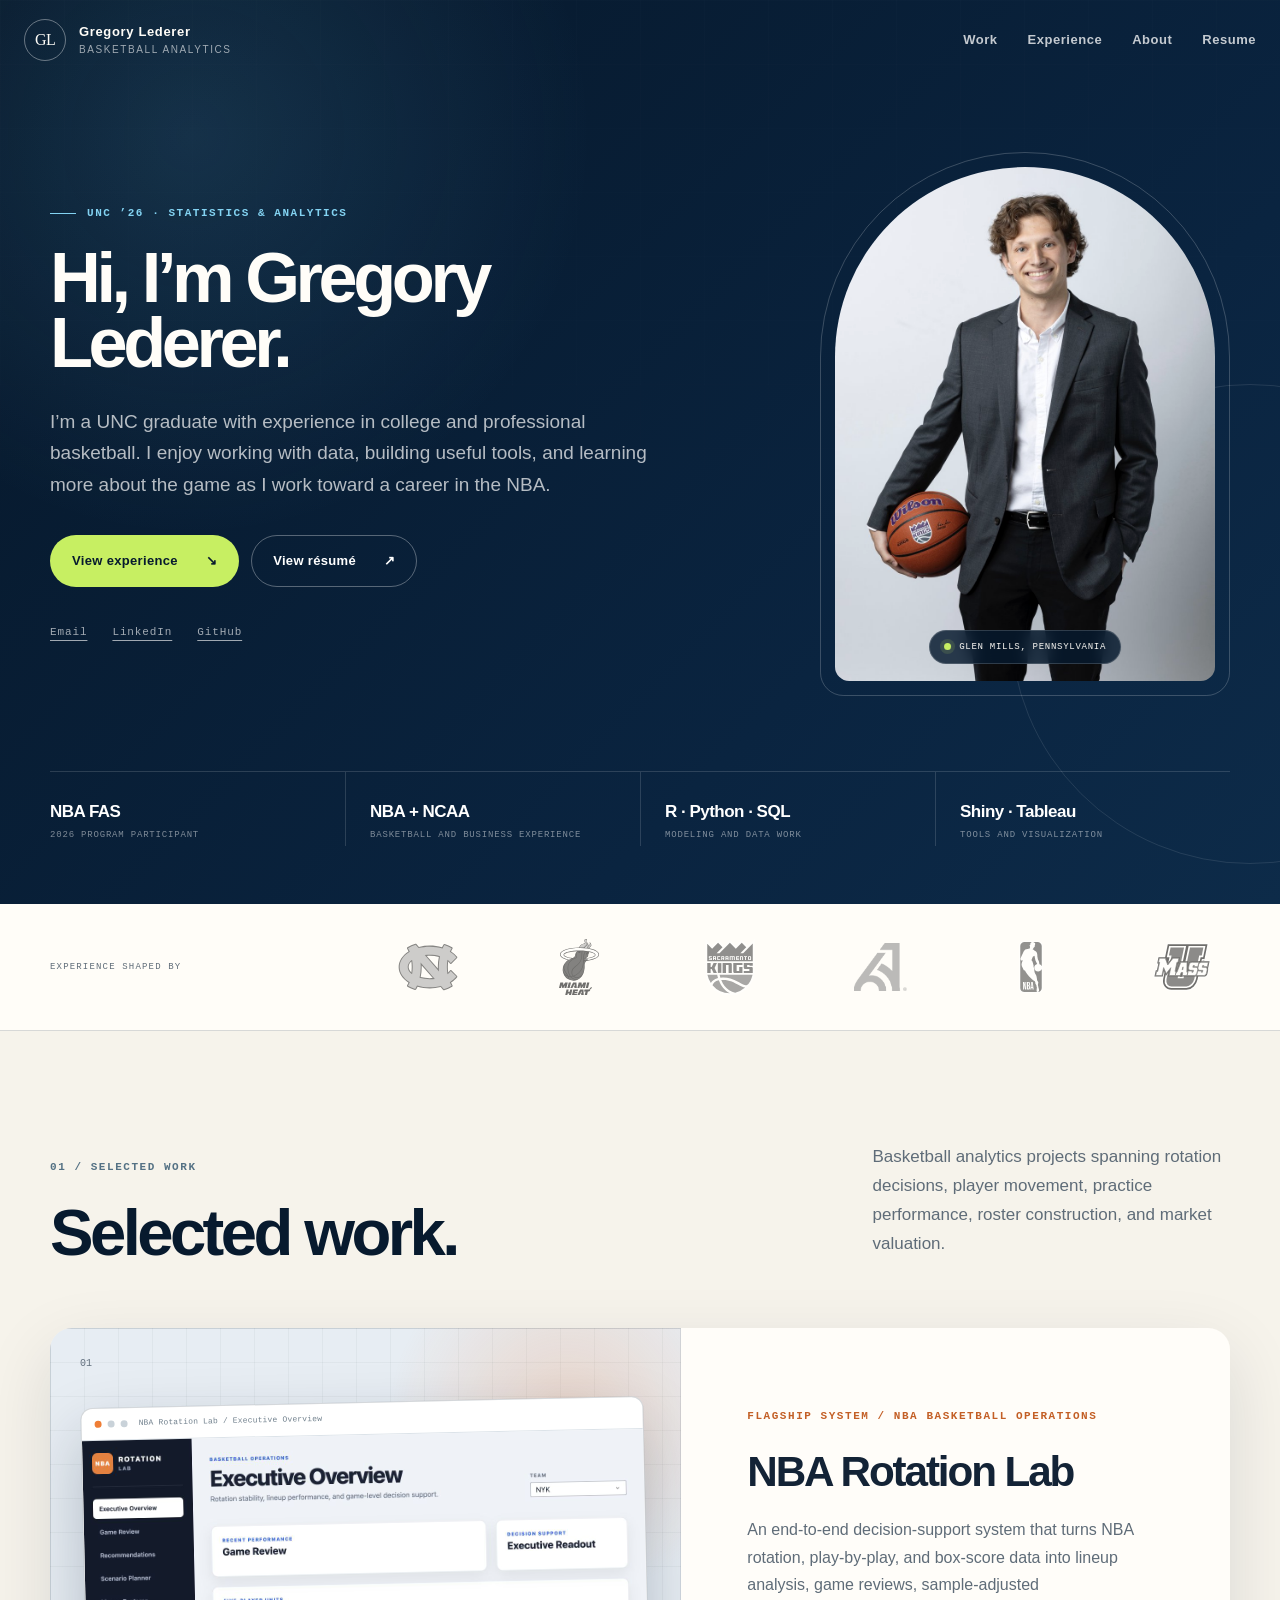
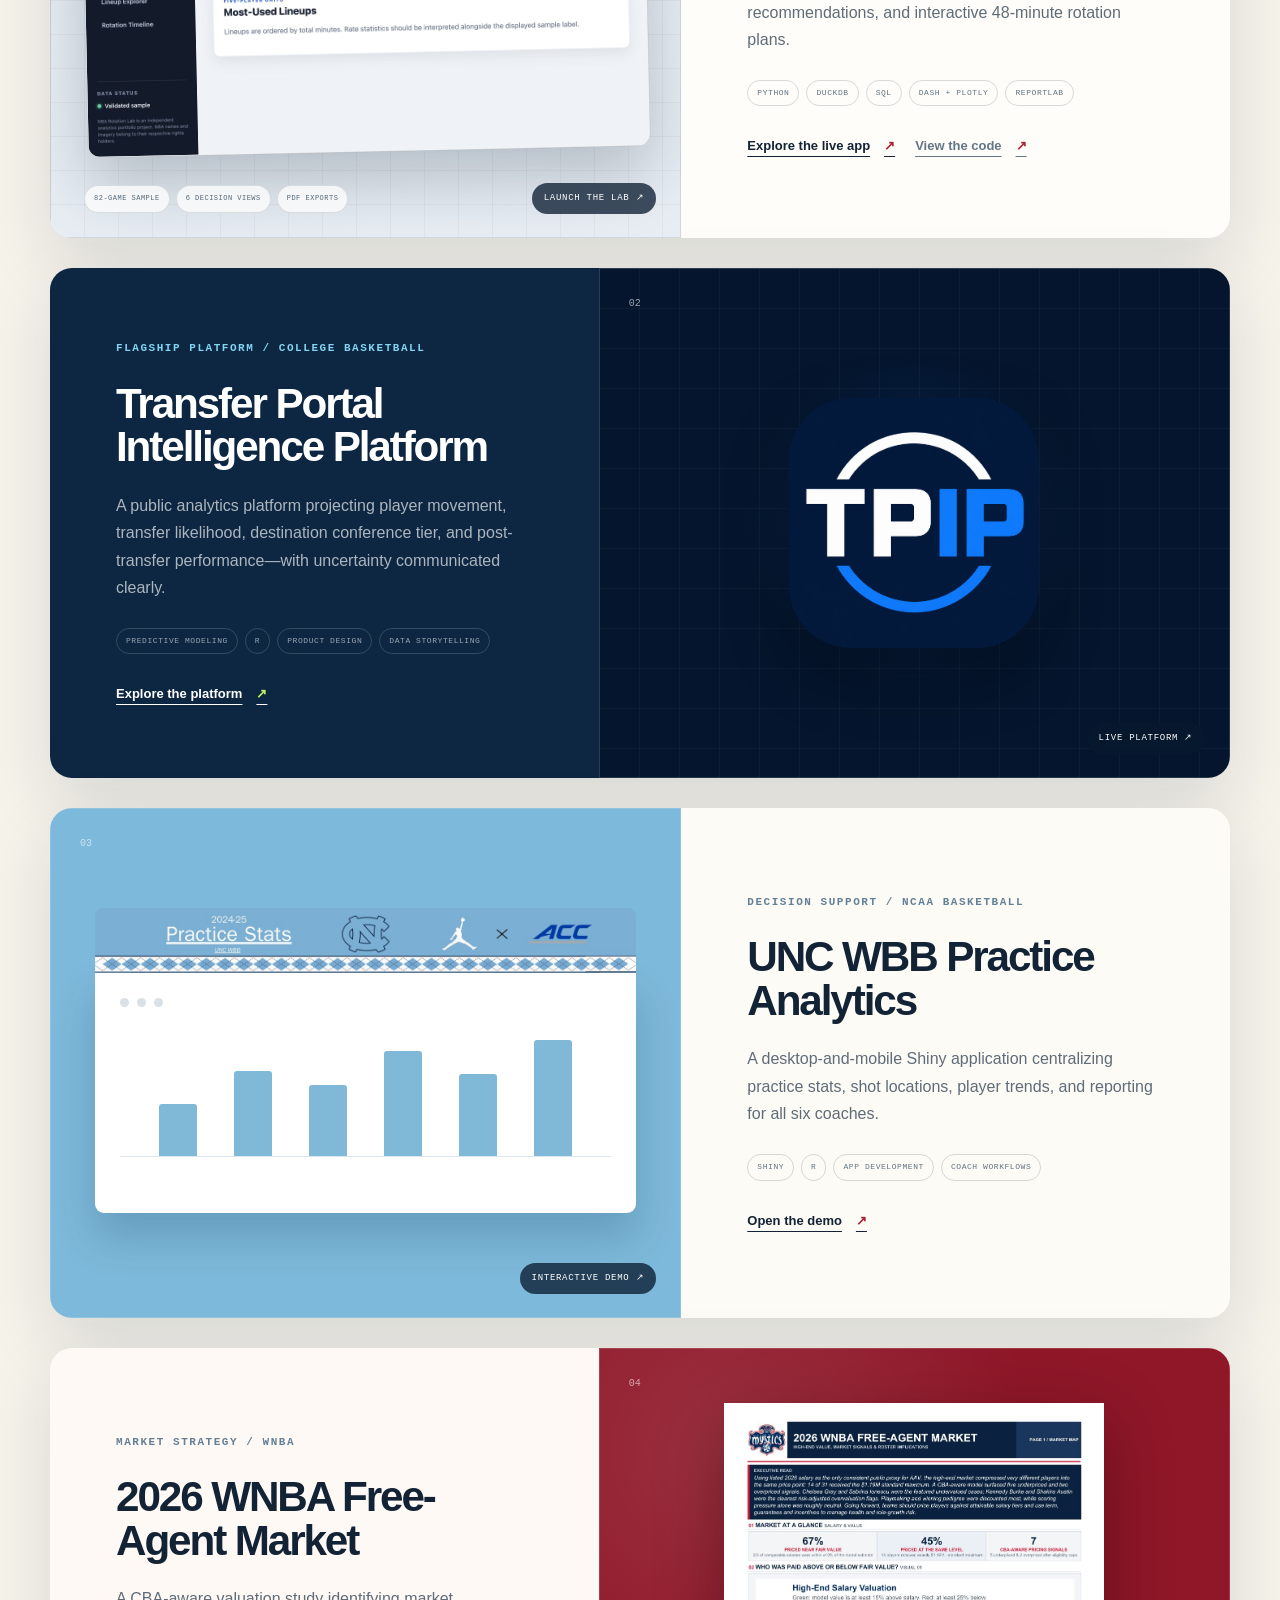
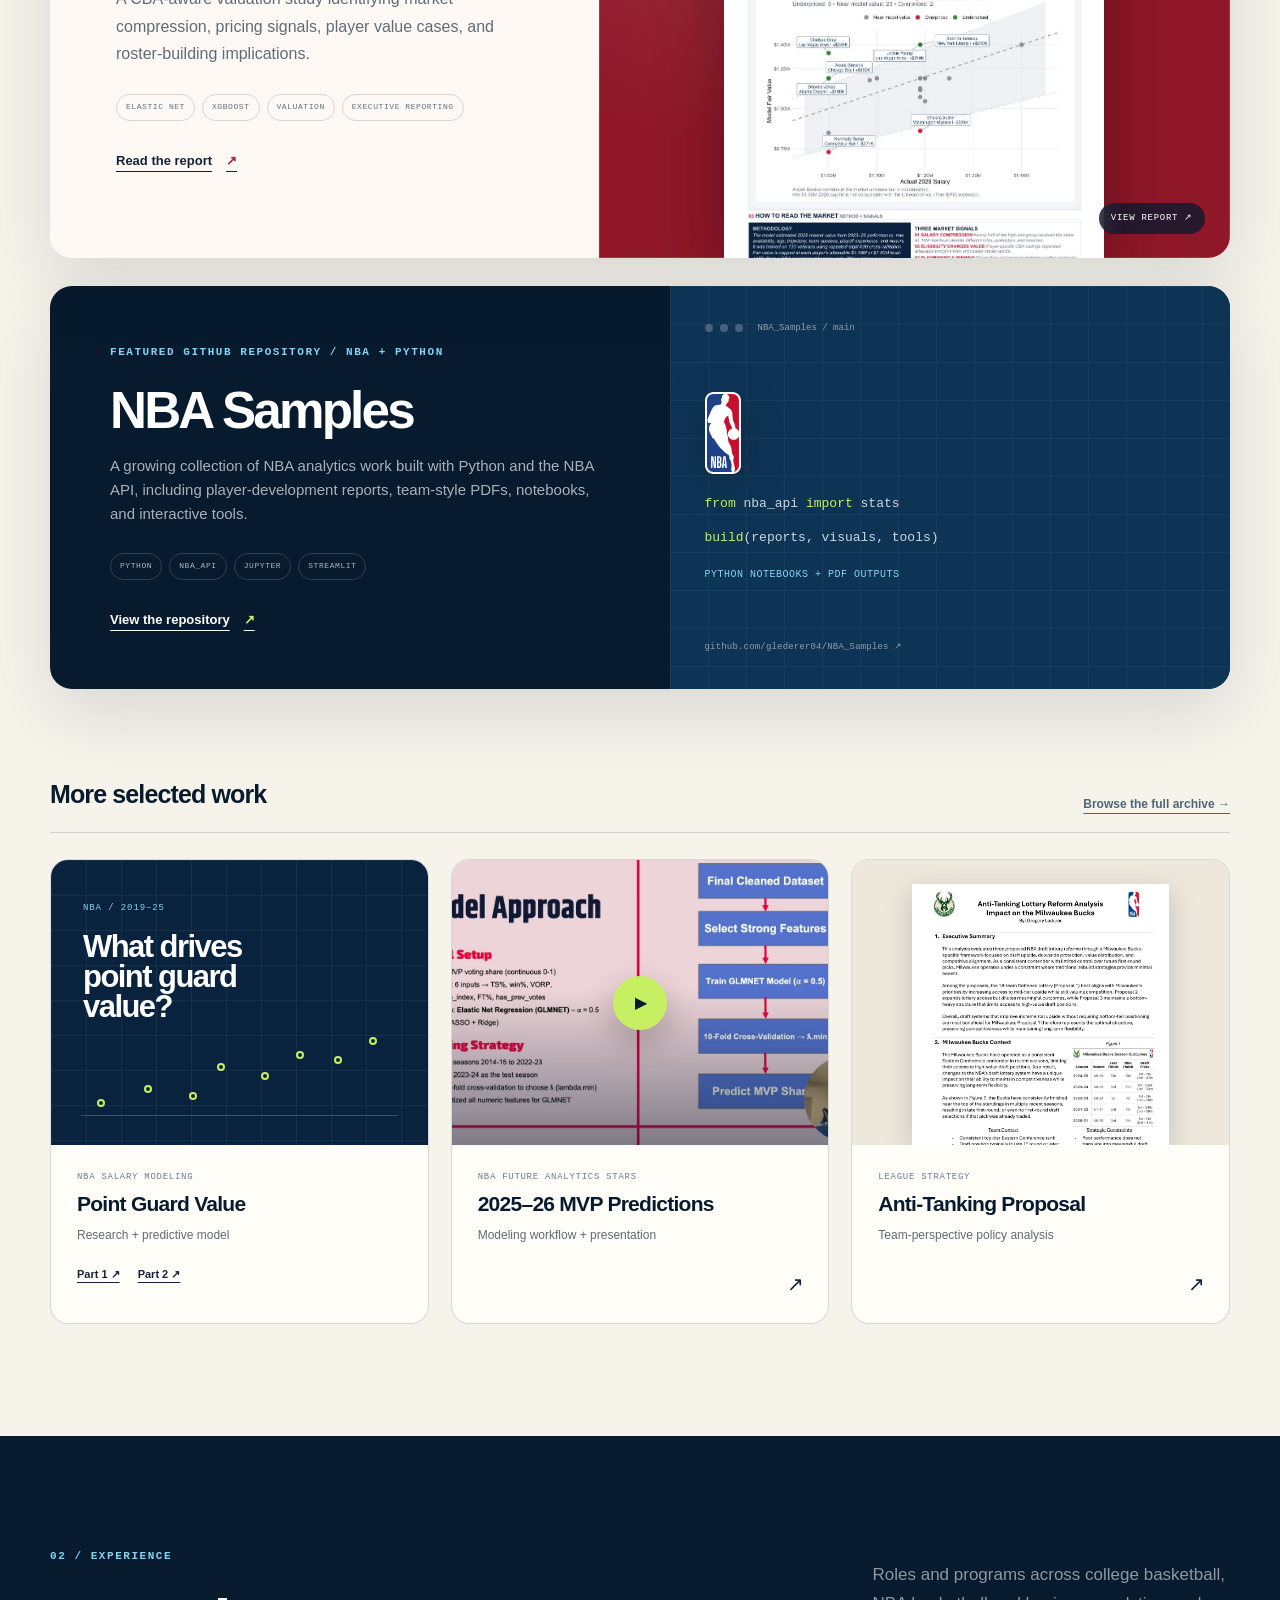
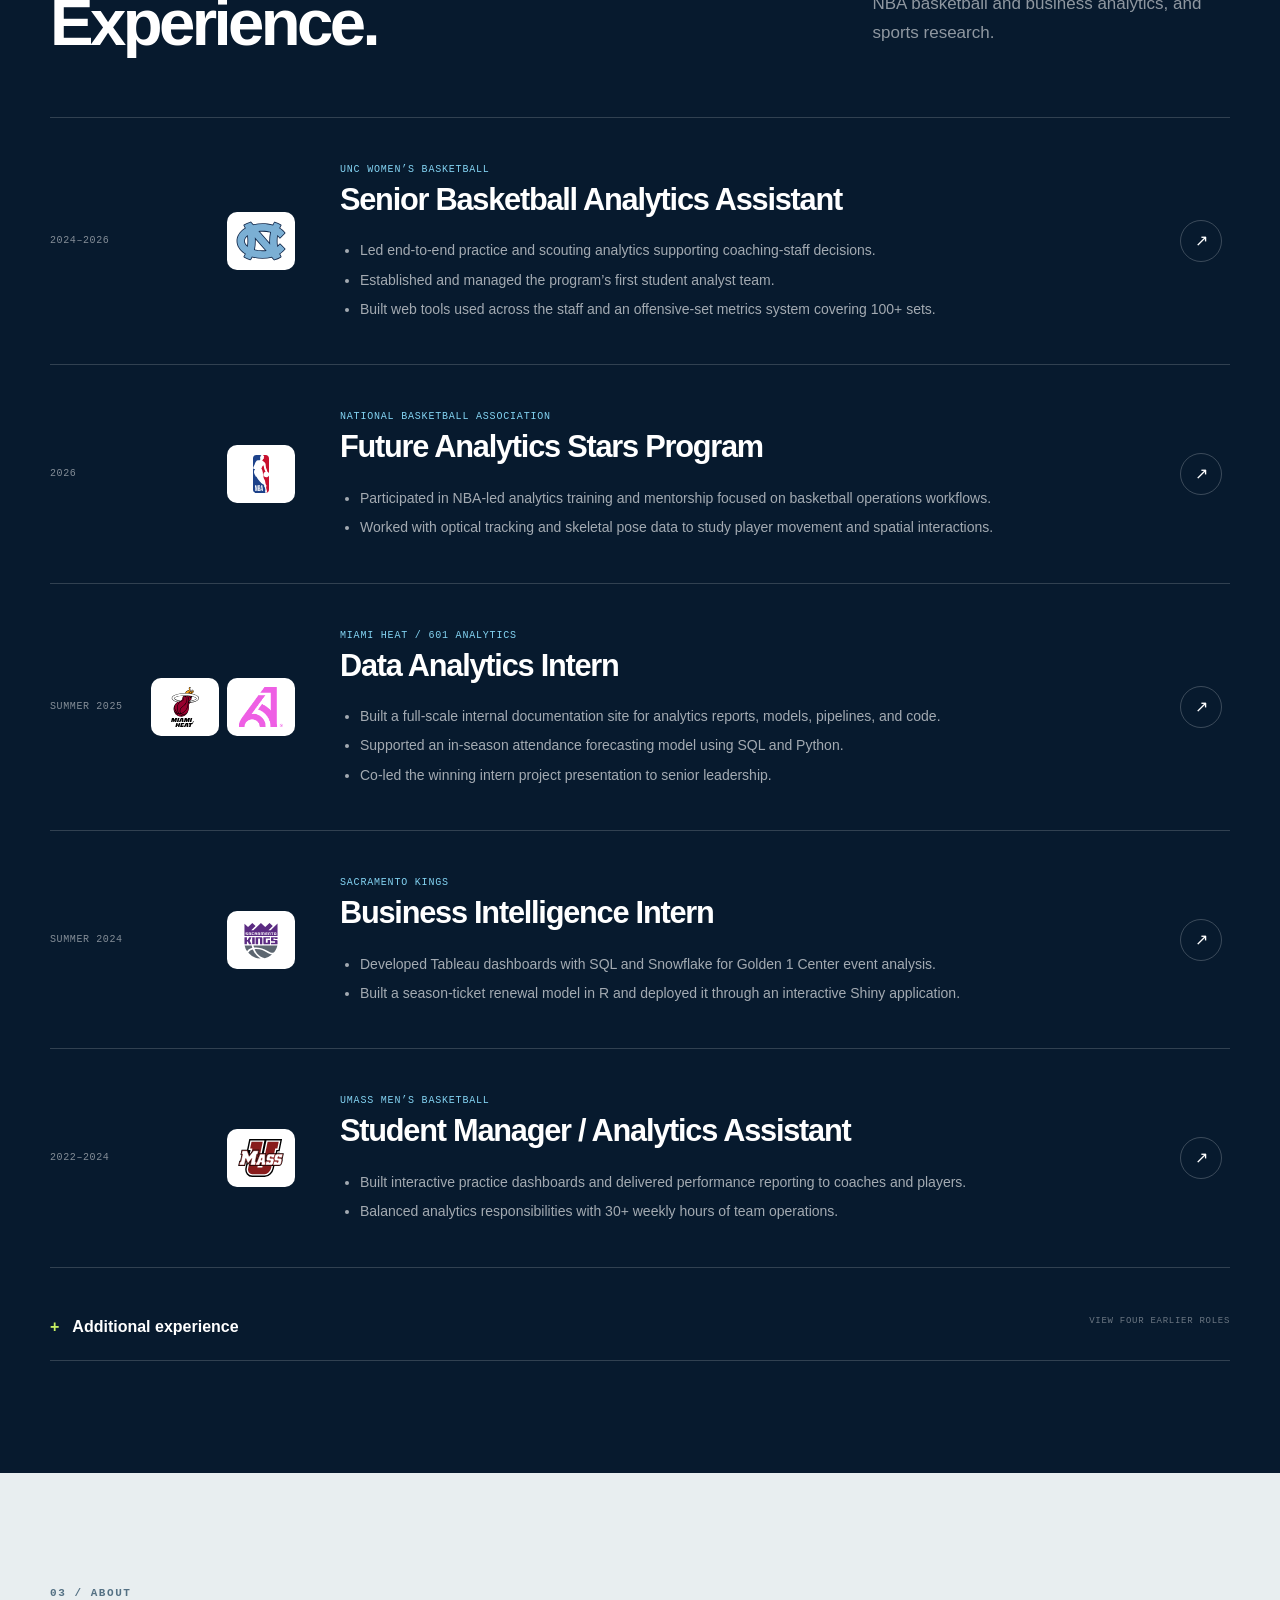
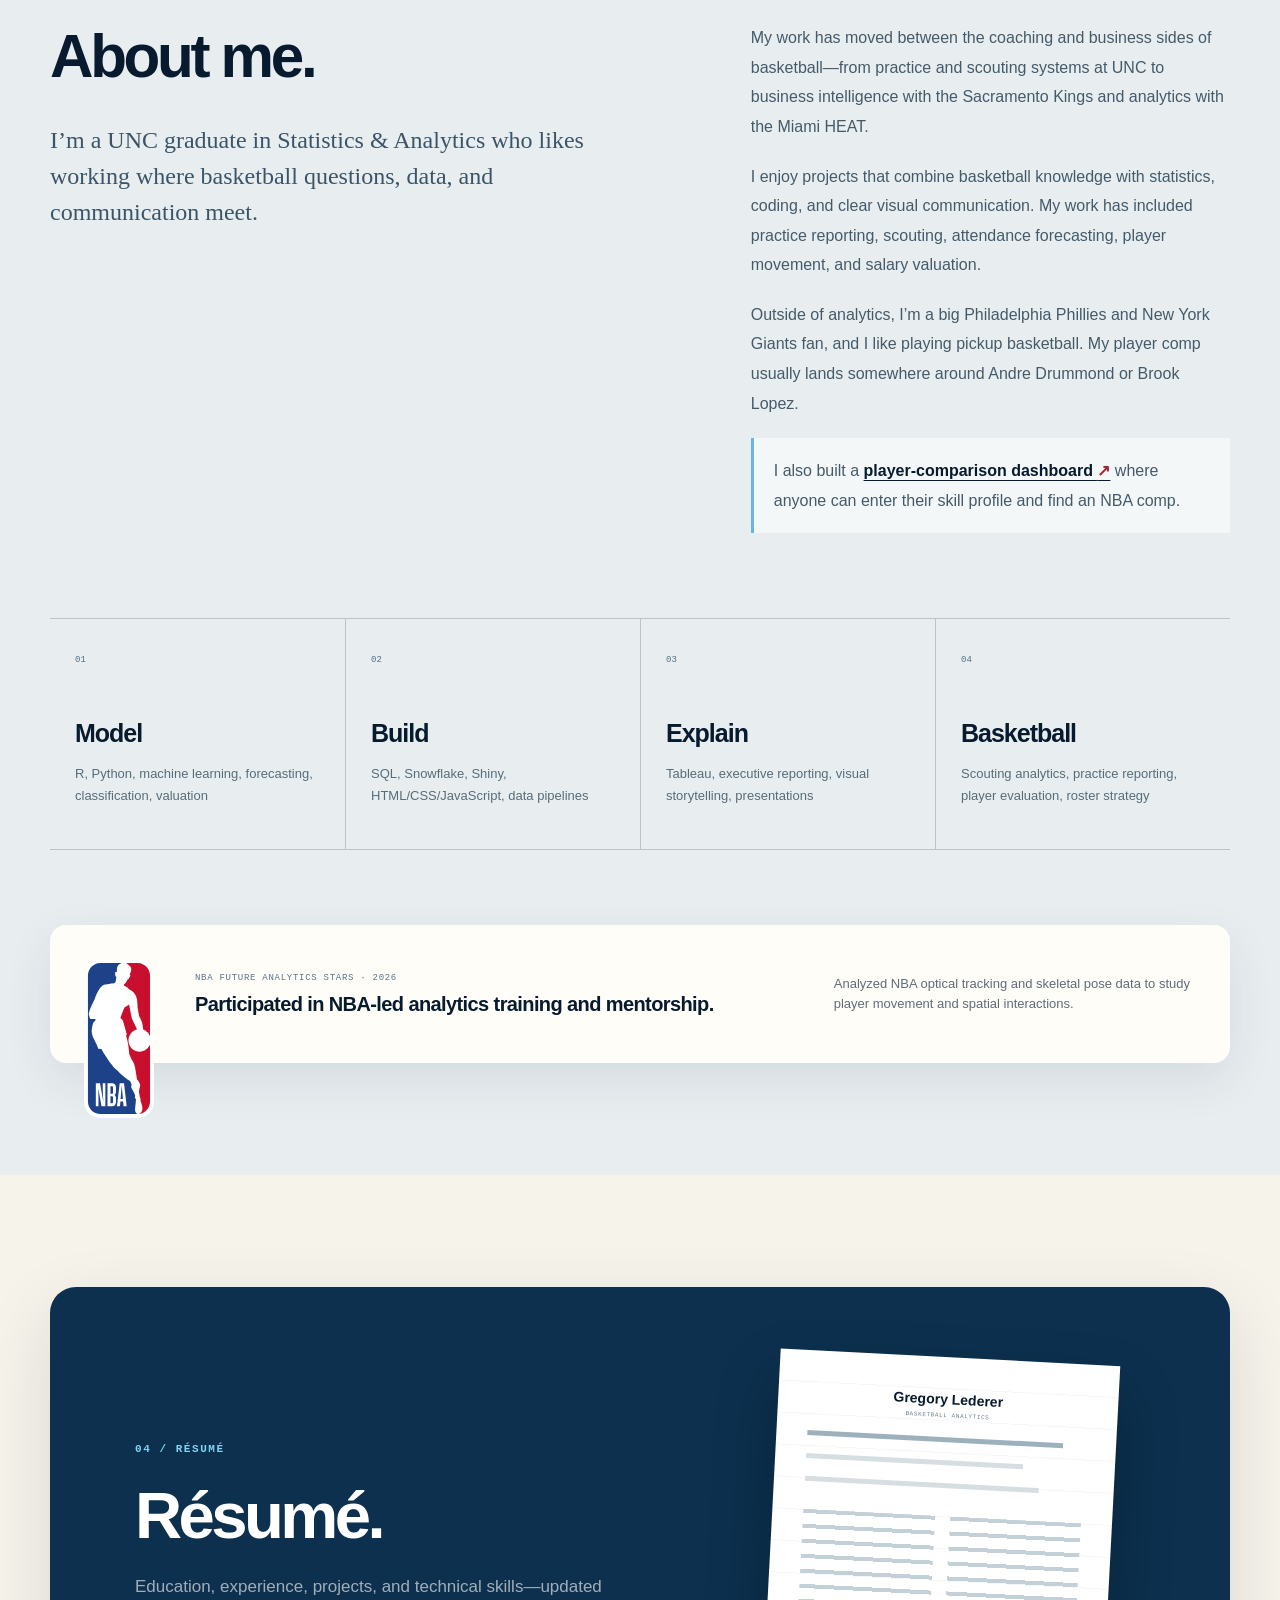
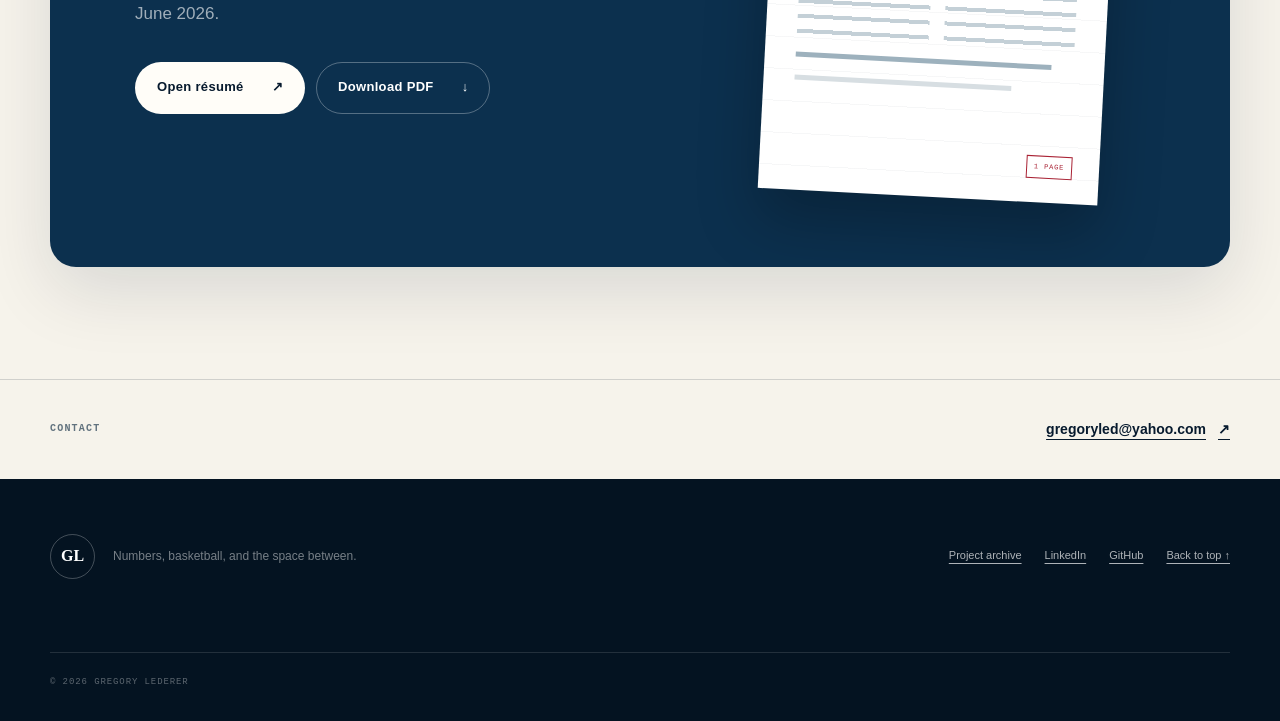
<file: index.html>
<!doctype html>
<html lang="en">
<head>
  <meta charset="utf-8">
  <meta name="viewport" content="width=device-width, initial-scale=1">
  <meta name="description" content="Gregory Lederer is a basketball analytics professional building models, reporting systems, and decision-support tools for teams and front offices.">
  <meta name="theme-color" content="#071a2e">
  <meta property="og:title" content="Gregory Lederer | Basketball Analytics">
  <meta property="og:description" content="Basketball analytics, modeling, and decision-support tools built for coaches, teams, and front offices.">
  <meta property="og:type" content="website">
  <meta property="og:url" content="https://glederer04.github.io/">
  <meta property="og:image" content="https://glederer04.github.io/assets/images/projects/tpip-logo.png">
  <meta name="twitter:card" content="summary_large_image">
  <title>Gregory Lederer | Basketball Analytics</title>
  <link rel="canonical" href="https://glederer04.github.io/">
  <link rel="icon" href="favicon.ico" sizes="any">
  <script>document.documentElement.classList.add('js')</script>
  <link rel="stylesheet" href="assets/css/styles.css">
  <noscript><style>[data-reveal]{opacity:1!important;transform:none!important}</style></noscript>
  <script src="assets/js/main.js" defer></script>
</head>
<body>
  <a class="skip-link" href="#main-content">Skip to content</a>

  <header class="site-header" data-header>
    <div class="header-shell">
      <a class="brand" href="#top" aria-label="Gregory Lederer, home">
        <span class="brand-mark" aria-hidden="true">GL</span>
        <span class="brand-copy">
          <strong>Gregory Lederer</strong>
          <small>Basketball Analytics</small>
        </span>
      </a>

      <button class="nav-toggle" type="button" aria-expanded="false" aria-controls="site-nav" data-nav-toggle>
        <span class="sr-only">Open navigation</span>
        <span></span><span></span><span></span>
      </button>

      <nav class="site-nav" id="site-nav" aria-label="Primary navigation" data-nav>
        <a href="#work">Work</a>
        <a href="#experience">Experience</a>
        <a href="#about">About</a>
        <a href="#resume">Resume</a>
      </nav>
    </div>
  </header>

  <main id="main-content">
    <section class="hero section" id="top" aria-labelledby="hero-title">
      <div class="hero-court-lines" aria-hidden="true"></div>
      <div class="shell hero-grid">
        <div class="hero-copy">
          <p class="eyebrow"><span></span> UNC ’26 · Statistics &amp; Analytics</p>
          <h1 id="hero-title">Hi, I’m Gregory Lederer.</h1>
          <p class="hero-lede">I’m a UNC graduate with experience in college and professional basketball. I enjoy working with data, building useful tools, and learning more about the game as I work toward a career in the NBA.</p>
          <div class="hero-actions">
            <a class="button button-primary" href="#experience">View experience <span aria-hidden="true">↘</span></a>
            <a class="button button-quiet" href="Lederer_Resume.pdf" target="_blank" rel="noopener">View résumé <span aria-hidden="true">↗</span></a>
          </div>
          <ul class="hero-links" aria-label="Contact and professional profiles">
            <li><a href="mailto:gregoryled@yahoo.com">Email</a></li>
            <li><a href="https://www.linkedin.com/in/gregorylederer/" target="_blank" rel="noopener noreferrer">LinkedIn</a></li>
            <li><a href="https://github.com/glederer04" target="_blank" rel="noopener noreferrer">GitHub</a></li>
          </ul>
        </div>

        <div class="hero-visual">
          <div class="portrait-frame">
            <img src="assets/images/profile/gregory-lederer.jpg" width="908" height="1200" alt="Gregory Lederer holding a basketball" fetchpriority="high">
            <div class="portrait-tag">
              <span class="status-dot" aria-hidden="true"></span>
              Glen Mills, Pennsylvania
            </div>
          </div>
        </div>
      </div>

      <div class="shell proof-grid" aria-label="Experience and skills">
        <div class="proof-item"><strong>NBA FAS</strong><span>2026 program participant</span></div>
        <div class="proof-item"><strong>NBA + NCAA</strong><span>Basketball and business experience</span></div>
        <div class="proof-item"><strong>R · Python · SQL</strong><span>Modeling and data work</span></div>
        <div class="proof-item"><strong>Shiny · Tableau</strong><span>Tools and visualization</span></div>
      </div>
    </section>

    <section class="logo-band" aria-label="Organizations">
      <div class="shell logo-band-inner">
        <p>Experience shaped by</p>
        <div class="organization-logos">
          <div class="organization-logo"><img src="assets/images/logos/unc.svg" alt="UNC"></div>
          <div class="organization-logo logo-heat"><img src="assets/images/logos/miami-heat.svg" alt="Miami HEAT"></div>
          <div class="organization-logo logo-kings"><img src="assets/images/logos/sacramento-kings.svg" alt="Sacramento Kings"></div>
          <div class="organization-logo"><img src="assets/images/logos/601-analytics-footer.png" alt="601 Analytics"></div>
          <div class="organization-logo logo-nba"><img src="assets/images/logos/nba.svg" alt="NBA"></div>
          <div class="organization-logo"><img src="assets/images/logos/umass.svg" alt="UMass"></div>
        </div>
      </div>
    </section>

    <section class="section work-section" id="work" aria-labelledby="work-title">
      <div class="shell">
        <div class="section-heading" data-reveal>
          <div>
            <p class="section-index">01 / Selected work</p>
            <h2 id="work-title">Selected work.</h2>
          </div>
          <p>Basketball analytics projects spanning rotation decisions, player movement, practice performance, roster construction, and market valuation.</p>
        </div>

        <div class="featured-projects">
          <article class="project-feature project-feature-rotation" data-reveal>
            <a class="project-media rotation-lab-media" href="https://glederer-nba-rotation-lab.onrender.com" target="_blank" rel="noopener noreferrer" aria-label="Open NBA Rotation Lab">
              <div class="project-number">01</div>
              <div class="rotation-browser" aria-hidden="true">
                <div class="rotation-browser-bar"><i></i><i></i><i></i><span>NBA Rotation Lab / Executive Overview</span></div>
                <img src="assets/images/projects/nba-rotation-lab.png" width="1280" height="720" alt="NBA Rotation Lab executive overview showing team results, data validation, and lineup analysis" loading="lazy">
              </div>
              <div class="rotation-proof" aria-hidden="true"><span>82-game sample</span><span>6 decision views</span><span>PDF exports</span></div>
              <span class="media-link" aria-hidden="true">Launch the lab ↗</span>
            </a>
            <div class="project-content">
              <p class="project-kicker">Flagship system / NBA basketball operations</p>
              <h3>NBA Rotation Lab</h3>
              <p>An end-to-end decision-support system that turns NBA rotation, play-by-play, and box-score data into lineup analysis, game reviews, sample-adjusted recommendations, and interactive 48-minute rotation plans.</p>
              <ul class="tag-list" aria-label="NBA Rotation Lab tools">
                <li>Python</li><li>DuckDB</li><li>SQL</li><li>Dash + Plotly</li><li>ReportLab</li>
              </ul>
              <div class="project-links">
                <a class="text-link" href="https://glederer-nba-rotation-lab.onrender.com" target="_blank" rel="noopener noreferrer">Explore the live app <span>↗</span></a>
                <a class="text-link text-link-secondary" href="https://github.com/glederer04/NBA_Samples/tree/main/nba_rotation_lab" target="_blank" rel="noopener noreferrer">View the code <span>↗</span></a>
              </div>
            </div>
          </article>

          <article class="project-feature project-feature-dark" data-reveal>
            <a class="project-media tpip-media" href="https://glederer04.github.io/Test-Transfer-Portal-Model/" target="_blank" rel="noopener noreferrer" aria-label="Open Transfer Portal Intelligence Platform">
              <div class="project-number">02</div>
              <img src="assets/images/projects/tpip-logo.png" width="1254" height="1254" alt="Transfer Portal Intelligence Platform logo" loading="lazy">
              <span class="media-link" aria-hidden="true">Live platform ↗</span>
            </a>
            <div class="project-content">
              <p class="project-kicker">Flagship platform / College basketball</p>
              <h3>Transfer Portal Intelligence Platform</h3>
              <p>A public analytics platform projecting player movement, transfer likelihood, destination conference tier, and post-transfer performance—with uncertainty communicated clearly.</p>
              <ul class="tag-list" aria-label="Project skills">
                <li>Predictive modeling</li><li>R</li><li>Product design</li><li>Data storytelling</li>
              </ul>
              <a class="text-link" href="https://glederer04.github.io/Test-Transfer-Portal-Model/" target="_blank" rel="noopener noreferrer">Explore the platform <span>↗</span></a>
            </div>
          </article>

          <article class="project-feature project-feature-light" data-reveal>
            <a class="project-media practice-media" href="https://gregorylederer.shinyapps.io/DEMO_UNC_WBB_24-25Prac/" target="_blank" rel="noopener noreferrer" aria-label="Open UNC Women's Basketball practice analytics demo">
              <div class="project-number">03</div>
              <img src="assets/images/projects/unc-practice.jpg" width="1250" height="150" alt="UNC Women's Basketball practice analytics dashboard banner" loading="lazy">
              <div class="practice-ui" aria-hidden="true">
                <div><span></span><span></span><span></span></div>
                <div class="practice-chart"><i></i><i></i><i></i><i></i><i></i><i></i></div>
              </div>
              <span class="media-link" aria-hidden="true">Interactive demo ↗</span>
            </a>
            <div class="project-content">
              <p class="project-kicker">Decision support / NCAA basketball</p>
              <h3>UNC WBB Practice Analytics</h3>
              <p>A desktop-and-mobile Shiny application centralizing practice stats, shot locations, player trends, and reporting for all six coaches.</p>
              <ul class="tag-list" aria-label="Project skills">
                <li>Shiny</li><li>R</li><li>App development</li><li>Coach workflows</li>
              </ul>
              <a class="text-link" href="https://gregorylederer.shinyapps.io/DEMO_UNC_WBB_24-25Prac/" target="_blank" rel="noopener noreferrer">Open the demo <span>↗</span></a>
            </div>
          </article>

          <article class="project-feature project-feature-red" data-reveal>
            <a class="project-media report-media" href="assets/documents/reports/WNBA_FreeAgency.pdf" target="_blank" rel="noopener" aria-label="Open WNBA Free Agency report">
              <div class="project-number">04</div>
              <img src="assets/images/projects/wnba-free-agency.jpg" width="850" height="1100" alt="First page of the 2026 WNBA free-agent market analysis" loading="lazy">
              <span class="media-link" aria-hidden="true">View report ↗</span>
            </a>
            <div class="project-content">
              <p class="project-kicker">Market strategy / WNBA</p>
              <h3>2026 WNBA Free-Agent Market</h3>
              <p>A CBA-aware valuation study identifying market compression, pricing signals, player value cases, and roster-building implications.</p>
              <ul class="tag-list" aria-label="Project skills">
                <li>Elastic net</li><li>XGBoost</li><li>Valuation</li><li>Executive reporting</li>
              </ul>
              <a class="text-link" href="assets/documents/reports/WNBA_FreeAgency.pdf" target="_blank" rel="noopener">Read the report <span>↗</span></a>
            </div>
          </article>
        </div>

        <article class="repo-feature" data-reveal>
          <div class="repo-feature-copy">
            <p class="project-kicker">Featured GitHub repository / NBA + Python</p>
            <h3>NBA Samples</h3>
            <p>A growing collection of NBA analytics work built with Python and the NBA API, including player-development reports, team-style PDFs, notebooks, and interactive tools.</p>
            <ul class="tag-list" aria-label="NBA Samples tools">
              <li>Python</li><li>nba_api</li><li>Jupyter</li><li>Streamlit</li>
            </ul>
            <a class="text-link" href="https://github.com/glederer04/NBA_Samples" target="_blank" rel="noopener noreferrer">View the repository <span>↗</span></a>
          </div>
          <a class="repo-feature-visual" href="https://github.com/glederer04/NBA_Samples" target="_blank" rel="noopener noreferrer" aria-label="Open the NBA Samples GitHub repository">
            <div class="repo-window-bar" aria-hidden="true"><i></i><i></i><i></i><span>NBA_Samples / main</span></div>
            <div class="repo-code" aria-hidden="true">
              <img src="assets/images/logos/nba.svg" alt="">
              <div><span>from</span> nba_api <span>import</span> stats</div>
              <div><span>build</span>(reports, visuals, tools)</div>
              <strong>Python notebooks + PDF outputs</strong>
            </div>
            <span class="repo-github">github.com/glederer04/NBA_Samples ↗</span>
          </a>
        </article>

        <div class="more-work-heading" data-reveal>
          <h3>More selected work</h3>
          <a href="archive.html">Browse the full archive <span>→</span></a>
        </div>

        <div class="project-grid">
          <article class="project-card" data-reveal>
            <a class="card-media salary-art" href="PG_Salaries_P1.html" target="_blank" rel="noopener" aria-label="Open NBA point guard salary analysis">
              <div class="salary-copy"><span>NBA / 2019–25</span><strong>What drives<br>point guard<br>value?</strong></div>
              <div class="salary-plot" aria-hidden="true"><i></i><i></i><i></i><i></i><i></i><i></i><i></i><i></i></div>
            </a>
            <div class="card-body">
              <p>NBA salary modeling</p>
              <h3>Point Guard Value</h3>
              <span>Research + predictive model</span>
              <div class="card-links"><a href="PG_Salaries_P1.html" target="_blank" rel="noopener">Part 1 ↗</a><a href="PG_Salaries_P2.html" target="_blank" rel="noopener">Part 2 ↗</a></div>
            </div>
          </article>

          <article class="project-card" data-reveal>
            <a class="card-media image-art" href="https://youtu.be/QFn75jdIsSg" target="_blank" rel="noopener noreferrer" aria-label="Watch 2025-26 NBA MVP predictions project">
              <img src="assets/images/projects/nba-mvp.jpg" alt="NBA MVP predictions project video preview" loading="lazy">
              <span class="play-button" aria-hidden="true">▶</span>
            </a>
            <div class="card-body">
              <p>NBA Future Analytics Stars</p>
              <h3>2025–26 MVP Predictions</h3>
              <span>Modeling workflow + presentation</span>
              <a class="card-arrow" href="https://youtu.be/QFn75jdIsSg" target="_blank" rel="noopener noreferrer" aria-label="Watch NBA MVP predictions">↗</a>
            </div>
          </article>

          <article class="project-card" data-reveal>
            <a class="card-media report-card-media" href="assets/documents/reports/Bucks_AntiTanking_Proposal.pdf" target="_blank" rel="noopener" aria-label="Open Milwaukee Bucks anti-tanking proposal">
              <img src="assets/images/projects/bucks-antitanking.jpg" alt="Milwaukee Bucks anti-tanking proposal cover" loading="lazy">
            </a>
            <div class="card-body">
              <p>League strategy</p>
              <h3>Anti-Tanking Proposal</h3>
              <span>Team-perspective policy analysis</span>
              <a class="card-arrow" href="assets/documents/reports/Bucks_AntiTanking_Proposal.pdf" target="_blank" rel="noopener" aria-label="Open anti-tanking proposal">↗</a>
            </div>
          </article>
        </div>
      </div>
    </section>

    <section class="section experience-section" id="experience" aria-labelledby="experience-title">
      <div class="shell">
        <div class="section-heading section-heading-light" data-reveal>
          <div>
            <p class="section-index">02 / Experience</p>
            <h2 id="experience-title">Experience.</h2>
          </div>
          <p>Roles and programs across college basketball, NBA basketball and business analytics, and sports research.</p>
        </div>

        <div class="timeline">
          <article class="timeline-item" data-reveal>
            <div class="timeline-meta"><span>2024–2026</span><div class="timeline-logo"><img src="assets/images/logos/unc.svg" alt="UNC"></div></div>
            <div class="timeline-main">
              <p>UNC Women’s Basketball</p>
              <h3>Senior Basketball Analytics Assistant</h3>
              <ul>
                <li>Led end-to-end practice and scouting analytics supporting coaching-staff decisions.</li>
                <li>Established and managed the program’s first student analyst team.</li>
                <li>Built web tools used across the staff and an offensive-set metrics system covering 100+ sets.</li>
              </ul>
            </div>
            <a href="https://goheels.com/sports/womens-basketball" target="_blank" rel="noopener noreferrer" class="timeline-link" aria-label="Visit UNC Women's Basketball">↗</a>
          </article>

          <article class="timeline-item" data-reveal>
            <div class="timeline-meta"><span>2026</span><div class="timeline-logo"><img src="assets/images/logos/nba.svg" alt="NBA"></div></div>
            <div class="timeline-main">
              <p>National Basketball Association</p>
              <h3>Future Analytics Stars Program</h3>
              <ul>
                <li>Participated in NBA-led analytics training and mentorship focused on basketball operations workflows.</li>
                <li>Worked with optical tracking and skeletal pose data to study player movement and spatial interactions.</li>
              </ul>
            </div>
            <a href="https://careers.nba.com/nba-future-stars-program" target="_blank" rel="noopener noreferrer" class="timeline-link" aria-label="Visit the NBA Future Analytics Stars Program">↗</a>
          </article>

          <article class="timeline-item" data-reveal>
            <div class="timeline-meta"><span>Summer 2025</span><div class="timeline-logo-group"><div class="timeline-logo"><img src="assets/images/logos/miami-heat.svg" alt="Miami HEAT"></div><div class="timeline-logo"><img src="assets/images/logos/601-analytics-footer.png" alt="601 Analytics"></div></div></div>
            <div class="timeline-main">
              <p>Miami HEAT / 601 Analytics</p>
              <h3>Data Analytics Intern</h3>
              <ul>
                <li>Built a full-scale internal documentation site for analytics reports, models, pipelines, and code.</li>
                <li>Supported an in-season attendance forecasting model using SQL and Python.</li>
                <li>Co-led the winning intern project presentation to senior leadership.</li>
              </ul>
            </div>
            <a href="https://www.nba.com/heat/" target="_blank" rel="noopener noreferrer" class="timeline-link" aria-label="Visit Miami HEAT">↗</a>
          </article>

          <article class="timeline-item" data-reveal>
            <div class="timeline-meta"><span>Summer 2024</span><div class="timeline-logo"><img src="assets/images/logos/sacramento-kings.svg" alt="Sacramento Kings"></div></div>
            <div class="timeline-main">
              <p>Sacramento Kings</p>
              <h3>Business Intelligence Intern</h3>
              <ul>
                <li>Developed Tableau dashboards with SQL and Snowflake for Golden 1 Center event analysis.</li>
                <li>Built a season-ticket renewal model in R and deployed it through an interactive Shiny application.</li>
              </ul>
            </div>
            <a href="https://www.nba.com/kings/" target="_blank" rel="noopener noreferrer" class="timeline-link" aria-label="Visit Sacramento Kings">↗</a>
          </article>

          <article class="timeline-item" data-reveal>
            <div class="timeline-meta"><span>2022–2024</span><div class="timeline-logo"><img src="assets/images/logos/umass.svg" alt="UMass"></div></div>
            <div class="timeline-main">
              <p>UMass Men’s Basketball</p>
              <h3>Student Manager / Analytics Assistant</h3>
              <ul>
                <li>Built interactive practice dashboards and delivered performance reporting to coaches and players.</li>
                <li>Balanced analytics responsibilities with 30+ weekly hours of team operations.</li>
              </ul>
            </div>
            <a href="https://umassathletics.com/sports/mens-basketball" target="_blank" rel="noopener noreferrer" class="timeline-link" aria-label="Visit UMass Men's Basketball">↗</a>
          </article>
        </div>

        <details class="additional-experience" data-reveal>
          <summary>Additional experience <span>View four earlier roles</span></summary>
          <div class="additional-grid">
            <article><div class="mini-logo"><img src="assets/images/logos/intellisport.png" alt="IntelliSport Analytics"></div><div><p>2023</p><h3>IntelliSport Analytics</h3><span>Summer Associate</span></div></article>
            <article><div class="mini-logo"><img src="assets/images/logos/tbt.png" alt="The Basketball Tournament"></div><div><p>2023</p><h3>The Basketball Tournament</h3><span>Events Intern</span></div></article>
            <article><div class="mini-logo mini-logo-text" aria-hidden="true">FC</div><div><p>2022–2023</p><h3>Full Court Analytics</h3><span>Basketball Analyst</span></div></article>
            <article><div class="mini-logo mini-logo-text" aria-hidden="true">PV</div><div><p>2022</p><h3>Pioneer Valley Tip-Off</h3><span>Analytics / Game Day Operations</span></div></article>
          </div>
        </details>
      </div>
    </section>

    <section class="section about-section" id="about" aria-labelledby="about-title">
      <div class="shell about-grid">
        <div class="about-intro" data-reveal>
          <p class="section-index">03 / About</p>
          <h2 id="about-title">About me.</h2>
          <p class="about-lede">I’m a UNC graduate in Statistics &amp; Analytics who likes working where basketball questions, data, and communication meet.</p>
        </div>
        <div class="about-copy" data-reveal>
          <p>My work has moved between the coaching and business sides of basketball—from practice and scouting systems at UNC to business intelligence with the Sacramento Kings and analytics with the Miami HEAT.</p>
          <p>I enjoy projects that combine basketball knowledge with statistics, coding, and clear visual communication. My work has included practice reporting, scouting, attendance forecasting, player movement, and salary valuation.</p>
          <p>Outside of analytics, I’m a big Philadelphia Phillies and New York Giants fan, and I like playing pickup basketball. My player comp usually lands somewhere around Andre Drummond or Brook Lopez.</p>
          <p class="about-dashboard">I also built a <a href="https://lederer-nbasamples-player-comp.streamlit.app" target="_blank" rel="noopener noreferrer">player-comparison dashboard <span aria-hidden="true">↗</span></a> where anyone can enter their skill profile and find an NBA comp.</p>
        </div>
      </div>

      <div class="shell skills-grid" data-reveal>
        <article><span>01</span><h3>Model</h3><p>R, Python, machine learning, forecasting, classification, valuation</p></article>
        <article><span>02</span><h3>Build</h3><p>SQL, Snowflake, Shiny, HTML/CSS/JavaScript, data pipelines</p></article>
        <article><span>03</span><h3>Explain</h3><p>Tableau, executive reporting, visual storytelling, presentations</p></article>
        <article><span>04</span><h3>Basketball</h3><p>Scouting analytics, practice reporting, player evaluation, roster strategy</p></article>
      </div>

      <div class="shell program-callout" data-reveal>
        <div class="program-logo"><img src="assets/images/logos/nba.svg" alt="NBA"></div>
        <div><p>NBA Future Analytics Stars · 2026</p><h3>Participated in NBA-led analytics training and mentorship.</h3></div>
        <p>Analyzed NBA optical tracking and skeletal pose data to study player movement and spatial interactions.</p>
      </div>
    </section>

    <section class="section resume-section" id="resume" aria-labelledby="resume-title">
      <div class="shell resume-card" data-reveal>
        <div class="resume-copy">
          <p class="section-index">04 / Résumé</p>
          <h2 id="resume-title">Résumé.</h2>
          <p>Education, experience, projects, and technical skills—updated June 2026.</p>
          <div class="resume-actions">
            <a class="button button-primary button-light" href="Lederer_Resume.pdf" target="_blank" rel="noopener">Open résumé <span>↗</span></a>
            <a class="button button-outline-light" href="Lederer_Resume.pdf" download>Download PDF <span>↓</span></a>
          </div>
        </div>
        <div class="resume-sheet" aria-hidden="true">
          <div class="resume-sheet-head"><strong>Gregory Lederer</strong><span>Basketball Analytics</span></div>
          <i></i><i></i><i></i>
          <div class="resume-columns"><span></span><span></span></div>
          <i></i><i></i>
          <div class="resume-stamp">1 PAGE</div>
        </div>
      </div>
    </section>

    <section class="contact-section" id="contact" aria-labelledby="contact-title">
      <div class="shell contact-simple">
        <h2 id="contact-title">Contact</h2>
        <a href="mailto:gregoryled@yahoo.com">gregoryled@yahoo.com <span>↗</span></a>
      </div>
    </section>
  </main>

  <footer class="site-footer">
    <div class="shell footer-inner">
      <div><strong>GL</strong><span>Numbers, basketball, and the space between.</span></div>
      <div class="footer-links">
        <a href="archive.html">Project archive</a>
        <a href="https://www.linkedin.com/in/gregorylederer/" target="_blank" rel="noopener noreferrer">LinkedIn</a>
        <a href="https://github.com/glederer04" target="_blank" rel="noopener noreferrer">GitHub</a>
        <a href="#top">Back to top ↑</a>
      </div>
      <p>© <span data-year>2026</span> Gregory Lederer</p>
    </div>
  </footer>
</body>
</html>
</file>
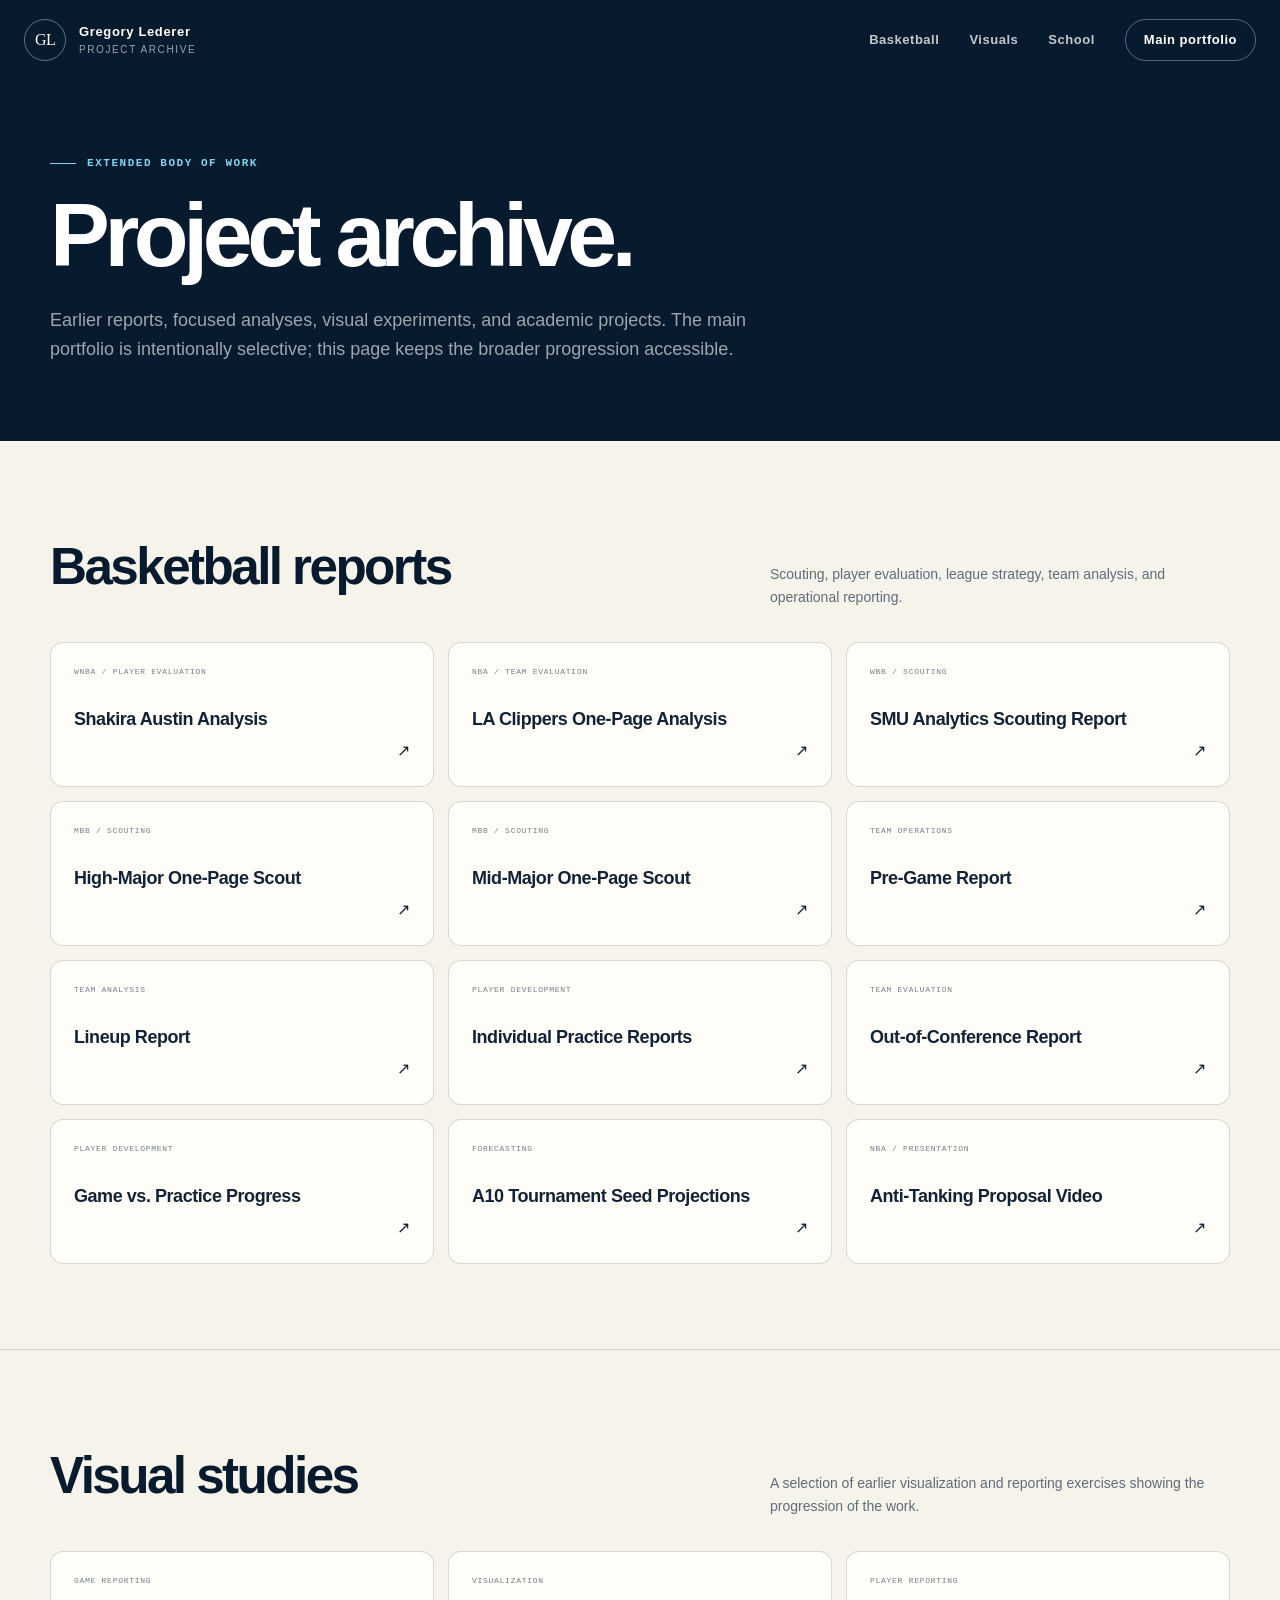
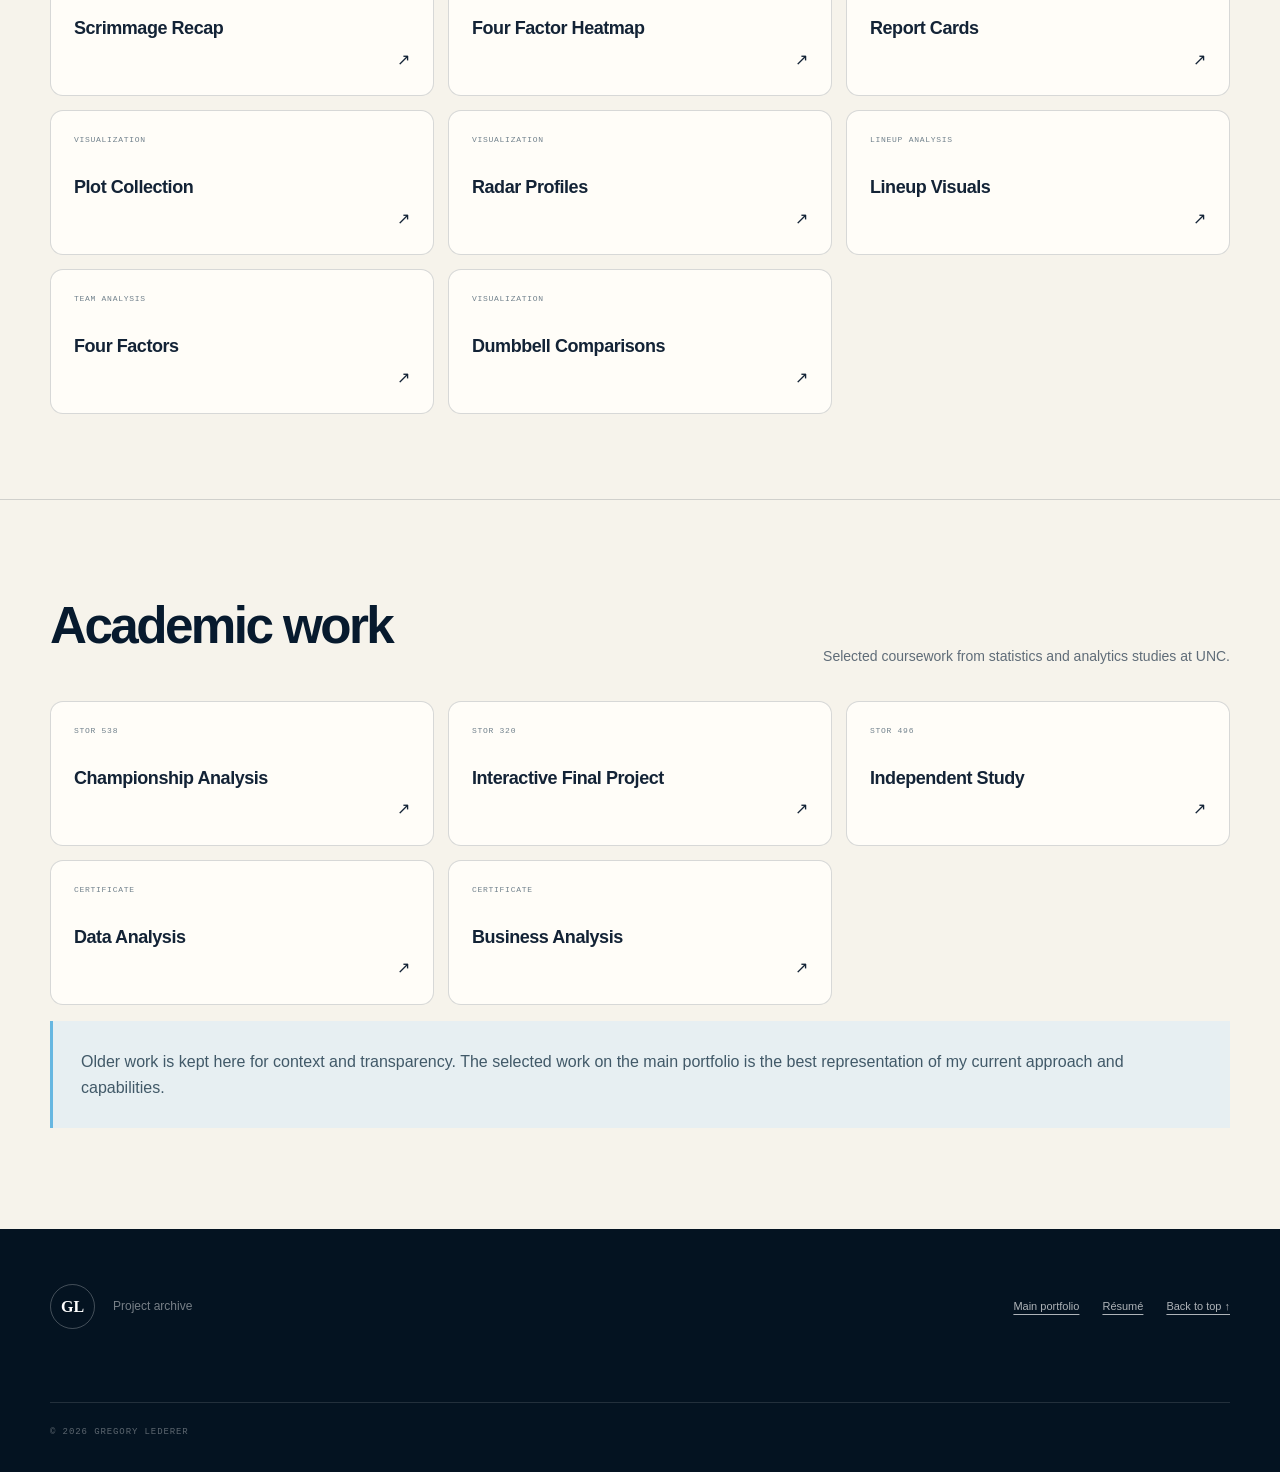
<file: archive.html>
<!doctype html>
<html lang="en">
<head>
  <meta charset="utf-8">
  <meta name="viewport" content="width=device-width, initial-scale=1">
  <meta name="description" content="An archive of basketball analytics, data visualization, and academic work by Gregory Lederer.">
  <meta name="theme-color" content="#071a2e">
  <title>Project Archive | Gregory Lederer</title>
  <link rel="icon" href="favicon.ico" sizes="any">
  <script>document.documentElement.classList.add('js')</script>
  <link rel="stylesheet" href="assets/css/styles.css">
  <noscript><style>[data-reveal]{opacity:1!important;transform:none!important}</style></noscript>
  <script src="assets/js/main.js" defer></script>
</head>
<body class="archive-page">
  <a class="skip-link" href="#archive-content">Skip to content</a>
  <header class="site-header is-scrolled" data-header>
    <div class="header-shell">
      <a class="brand" href="index.html" aria-label="Return to Gregory Lederer portfolio">
        <span class="brand-mark" aria-hidden="true">GL</span>
        <span class="brand-copy"><strong>Gregory Lederer</strong><small>Project Archive</small></span>
      </a>
      <button class="nav-toggle" type="button" aria-expanded="false" aria-controls="archive-nav" data-nav-toggle>
        <span class="sr-only">Open navigation</span>
        <span></span><span></span><span></span>
      </button>
      <nav class="site-nav" id="archive-nav" aria-label="Archive navigation" data-nav>
        <a href="#basketball">Basketball</a>
        <a href="#visuals">Visuals</a>
        <a href="#school">School</a>
        <a class="nav-cta" href="index.html">Main portfolio</a>
      </nav>
    </div>
  </header>

  <main id="archive-content">
    <section class="archive-hero">
      <div class="shell">
        <p class="eyebrow"><span></span> Extended body of work</p>
        <h1>Project archive.</h1>
        <p>Earlier reports, focused analyses, visual experiments, and academic projects. The main portfolio is intentionally selective; this page keeps the broader progression accessible.</p>
      </div>
    </section>

    <section class="archive-section" id="basketball">
      <div class="shell">
        <div class="archive-heading">
          <h2>Basketball reports</h2>
          <p>Scouting, player evaluation, league strategy, team analysis, and operational reporting.</p>
        </div>
        <div class="archive-grid">
          <a class="archive-item" href="assets/documents/reports/ShakiraAustin.pdf" target="_blank" rel="noopener"><span>WNBA / Player evaluation</span><h3>Shakira Austin Analysis</h3><i>↗</i></a>
          <a class="archive-item" href="assets/documents/reports/Clippers_OnePage.pdf" target="_blank" rel="noopener"><span>NBA / Team evaluation</span><h3>LA Clippers One-Page Analysis</h3><i>↗</i></a>
          <a class="archive-item" href="assets/documents/reports/SampleWBBScout.pdf" target="_blank" rel="noopener"><span>WBB / Scouting</span><h3>SMU Analytics Scouting Report</h3><i>↗</i></a>
          <a class="archive-item" href="assets/documents/archive/HM_1Page.pdf" target="_blank" rel="noopener"><span>MBB / Scouting</span><h3>High-Major One-Page Scout</h3><i>↗</i></a>
          <a class="archive-item" href="assets/documents/archive/Mid-Major_1Page.pdf" target="_blank" rel="noopener"><span>MBB / Scouting</span><h3>Mid-Major One-Page Scout</h3><i>↗</i></a>
          <a class="archive-item" href="assets/documents/archive/Sample%20Pre-Game%20Report.pdf" target="_blank" rel="noopener"><span>Team operations</span><h3>Pre-Game Report</h3><i>↗</i></a>
          <a class="archive-item" href="assets/documents/archive/Lineup%20Report.pdf" target="_blank" rel="noopener"><span>Team analysis</span><h3>Lineup Report</h3><i>↗</i></a>
          <a class="archive-item" href="assets/documents/archive/Individual%20Practice%20Reports.pdf" target="_blank" rel="noopener"><span>Player development</span><h3>Individual Practice Reports</h3><i>↗</i></a>
          <a class="archive-item" href="assets/documents/archive/Out%20of%20Conference%20Report.pdf" target="_blank" rel="noopener"><span>Team evaluation</span><h3>Out-of-Conference Report</h3><i>↗</i></a>
          <a class="archive-item" href="assets/documents/archive/Game%20vs%20Practice%20Progress.pdf" target="_blank" rel="noopener"><span>Player development</span><h3>Game vs. Practice Progress</h3><i>↗</i></a>
          <a class="archive-item" href="assets/documents/archive/12%3A13%20Tournament%20Seed%20Projections.pdf" target="_blank" rel="noopener"><span>Forecasting</span><h3>A10 Tournament Seed Projections</h3><i>↗</i></a>
          <a class="archive-item" href="https://youtu.be/_1MY1NA_R7E" target="_blank" rel="noopener noreferrer"><span>NBA / Presentation</span><h3>Anti-Tanking Proposal Video</h3><i>↗</i></a>
        </div>
      </div>
    </section>

    <section class="archive-section" id="visuals">
      <div class="shell">
        <div class="archive-heading">
          <h2>Visual studies</h2>
          <p>A selection of earlier visualization and reporting exercises showing the progression of the work.</p>
        </div>
        <div class="archive-grid">
          <a class="archive-item" href="assets/documents/archive/Sample_ExhibitionReport.png" target="_blank" rel="noopener"><span>Game reporting</span><h3>Scrimmage Recap</h3><i>↗</i></a>
          <a class="archive-item" href="assets/documents/archive/Four%20Factor%20Heatmap.pdf" target="_blank" rel="noopener"><span>Visualization</span><h3>Four Factor Heatmap</h3><i>↗</i></a>
          <a class="archive-item" href="assets/documents/archive/ReportCards.pdf" target="_blank" rel="noopener"><span>Player reporting</span><h3>Report Cards</h3><i>↗</i></a>
          <a class="archive-item" href="assets/documents/archive/Plots.pdf" target="_blank" rel="noopener"><span>Visualization</span><h3>Plot Collection</h3><i>↗</i></a>
          <a class="archive-item" href="assets/documents/archive/Radars.pdf" target="_blank" rel="noopener"><span>Visualization</span><h3>Radar Profiles</h3><i>↗</i></a>
          <a class="archive-item" href="assets/documents/archive/Lineups.pdf" target="_blank" rel="noopener"><span>Lineup analysis</span><h3>Lineup Visuals</h3><i>↗</i></a>
          <a class="archive-item" href="assets/documents/archive/FourFactors.pdf" target="_blank" rel="noopener"><span>Team analysis</span><h3>Four Factors</h3><i>↗</i></a>
          <a class="archive-item" href="assets/documents/archive/Dumbbells.pdf" target="_blank" rel="noopener"><span>Visualization</span><h3>Dumbbell Comparisons</h3><i>↗</i></a>
        </div>
      </div>
    </section>

    <section class="archive-section" id="school">
      <div class="shell">
        <div class="archive-heading">
          <h2>Academic work</h2>
          <p>Selected coursework from statistics and analytics studies at UNC.</p>
        </div>
        <div class="archive-grid">
          <a class="archive-item" href="assets/documents/archive/Championship_Group_5_Final.pdf" target="_blank" rel="noopener"><span>STOR 538</span><h3>Championship Analysis</h3><i>↗</i></a>
          <a class="archive-item" href="STOR320_Final.html" target="_blank" rel="noopener"><span>STOR 320</span><h3>Interactive Final Project</h3><i>↗</i></a>
          <a class="archive-item" href="assets/documents/archive/Lederer_STOR496.pdf" target="_blank" rel="noopener"><span>STOR 496</span><h3>Independent Study</h3><i>↗</i></a>
          <a class="archive-item" href="assets/documents/archive/DataAnalysis_Certificate.pdf" target="_blank" rel="noopener"><span>Certificate</span><h3>Data Analysis</h3><i>↗</i></a>
          <a class="archive-item" href="assets/documents/archive/BusinessAnalysis_Certificate.pdf" target="_blank" rel="noopener"><span>Certificate</span><h3>Business Analysis</h3><i>↗</i></a>
        </div>
        <p class="archive-note">Older work is kept here for context and transparency. The selected work on the main portfolio is the best representation of my current approach and capabilities.</p>
      </div>
    </section>
  </main>

  <footer class="site-footer">
    <div class="shell footer-inner">
      <div><strong>GL</strong><span>Project archive</span></div>
      <div class="footer-links"><a href="index.html">Main portfolio</a><a href="Lederer_Resume.pdf" target="_blank" rel="noopener">Résumé</a><a href="#archive-content">Back to top ↑</a></div>
      <p>© <span data-year>2026</span> Gregory Lederer</p>
    </div>
  </footer>
</body>
</html>
</file>
<file: assets/css/styles.css>
:root {
  --ink: #071a2e;
  --ink-2: #0d2742;
  --paper: #f6f3eb;
  --paper-2: #ece8de;
  --white: #fffdf8;
  --blue: #67b7e1;
  --blue-bright: #83d3f2;
  --red: #a92234;
  --lime: #c7ef62;
  --text: #132336;
  --muted: #5f6c78;
  --line: rgba(7, 26, 46, .16);
  --shadow: 0 24px 70px rgba(7, 26, 46, .12);
  --radius: 22px;
  --shell: 1180px;
  --font-sans: "Avenir Next", Avenir, "Segoe UI", Helvetica, Arial, sans-serif;
  --font-display: Georgia, "Times New Roman", serif;
  --font-mono: "SFMono-Regular", Consolas, "Liberation Mono", monospace;
}

*, *::before, *::after { box-sizing: border-box; }
html { scroll-behavior: smooth; scroll-padding-top: 88px; }
body {
  margin: 0;
  background: var(--paper);
  color: var(--text);
  font-family: var(--font-sans);
  font-size: 16px;
  line-height: 1.6;
  -webkit-font-smoothing: antialiased;
}
body.nav-open { overflow: hidden; }
body.nav-open .site-header { backdrop-filter: none; }
img { display: block; max-width: 100%; height: auto; }
a { color: inherit; }
button, input { font: inherit; }
::selection { background: var(--lime); color: var(--ink); }
.sr-only {
  position: absolute;
  width: 1px;
  height: 1px;
  padding: 0;
  margin: -1px;
  overflow: hidden;
  clip: rect(0, 0, 0, 0);
  white-space: nowrap;
  border: 0;
}
.skip-link {
  position: fixed;
  top: 10px;
  left: 10px;
  z-index: 9999;
  transform: translateY(-160%);
  background: var(--lime);
  color: var(--ink);
  padding: 10px 16px;
  border-radius: 8px;
  font-weight: 800;
}
.skip-link:focus { transform: translateY(0); }
.shell { width: min(calc(100% - 48px), var(--shell)); margin-inline: auto; }
.section { padding: 112px 0; }

/* Header */
.site-header {
  position: fixed;
  inset: 0 0 auto;
  z-index: 1000;
  color: var(--white);
  transition: background .25s ease, box-shadow .25s ease, transform .25s ease;
}
.site-header.is-scrolled {
  background: rgba(7, 26, 46, .94);
  box-shadow: 0 8px 34px rgba(0,0,0,.16);
  backdrop-filter: blur(14px);
}
.header-shell {
  width: min(calc(100% - 48px), 1280px);
  min-height: 80px;
  margin: 0 auto;
  display: flex;
  align-items: center;
  justify-content: space-between;
  gap: 32px;
}
.brand { display: inline-flex; align-items: center; gap: 13px; text-decoration: none; }
.brand-mark {
  width: 42px;
  height: 42px;
  display: grid;
  place-items: center;
  border: 1px solid rgba(255,255,255,.38);
  border-radius: 50%;
  font-family: var(--font-display);
  font-size: 16px;
  letter-spacing: -.04em;
}
.brand-copy { display: grid; line-height: 1.15; }
.brand-copy strong { font-size: 13px; letter-spacing: .05em; }
.brand-copy small { margin-top: 4px; color: rgba(255,255,255,.6); font-size: 10px; letter-spacing: .16em; text-transform: uppercase; }
.site-nav { display: flex; align-items: center; gap: 30px; }
.site-nav a {
  position: relative;
  color: rgba(255,255,255,.76);
  font-size: 13px;
  font-weight: 700;
  letter-spacing: .04em;
  text-decoration: none;
  transition: color .2s ease;
}
.site-nav > a:not(.nav-cta)::after {
  content: "";
  position: absolute;
  left: 0;
  bottom: -8px;
  width: 100%;
  height: 1px;
  background: var(--lime);
  transform: scaleX(0);
  transform-origin: right;
  transition: transform .22s ease;
}
.site-nav a:hover, .site-nav a[aria-current="true"] { color: #fff; }
.site-nav a:hover::after, .site-nav a[aria-current="true"]::after { transform: scaleX(1); transform-origin: left; }
.site-nav .nav-cta {
  padding: 10px 18px;
  border: 1px solid rgba(255,255,255,.34);
  border-radius: 999px;
  color: #fff;
}
.site-nav .nav-cta:hover { background: var(--lime); border-color: var(--lime); color: var(--ink); }
.nav-toggle { display: none; background: none; border: 0; padding: 8px; }
.nav-toggle span:not(.sr-only) { width: 23px; height: 2px; display: block; margin: 5px 0; background: #fff; transition: transform .2s ease, opacity .2s ease; }

/* Hero */
.hero {
  position: relative;
  min-height: 860px;
  padding: 152px 0 58px;
  overflow: hidden;
  background:
    radial-gradient(circle at 15% 15%, rgba(103,183,225,.15), transparent 30%),
    linear-gradient(135deg, #061729 0%, #0a2440 68%, #0d2b49 100%);
  color: var(--white);
}
.hero::after {
  content: "";
  position: absolute;
  width: 480px;
  height: 480px;
  right: -210px;
  bottom: 40px;
  border: 1px solid rgba(255,255,255,.1);
  border-radius: 50%;
}
.hero-court-lines {
  position: absolute;
  inset: 0;
  opacity: .27;
  background-image: linear-gradient(rgba(255,255,255,.035) 1px, transparent 1px), linear-gradient(90deg, rgba(255,255,255,.035) 1px, transparent 1px);
  background-size: 64px 64px;
  mask-image: linear-gradient(to bottom, black, transparent 85%);
}
.hero-grid { position: relative; z-index: 1; display: grid; grid-template-columns: minmax(0, 1.15fr) minmax(340px, .85fr); gap: 90px; align-items: center; }
.eyebrow, .section-index, .project-kicker {
  margin: 0 0 24px;
  font-family: var(--font-mono);
  font-size: 11px;
  font-weight: 700;
  letter-spacing: .14em;
  text-transform: uppercase;
}
.eyebrow { display: flex; align-items: center; gap: 11px; color: var(--blue-bright); }
.eyebrow span { width: 26px; height: 1px; background: currentColor; }
.hero h1 {
  max-width: 760px;
  margin: 0;
  font-size: clamp(3.8rem, 5.5vw, 6.2rem);
  line-height: .92;
  letter-spacing: -.063em;
  font-weight: 650;
}
.hero h1 em { display: block; color: var(--blue-bright); font-family: var(--font-display); font-weight: 400; letter-spacing: -.045em; }
.hero-lede { max-width: 650px; margin: 30px 0 0; color: rgba(255,255,255,.7); font-size: 19px; line-height: 1.65; }
.hero-actions { display: flex; flex-wrap: wrap; gap: 12px; margin-top: 35px; }
.button {
  min-height: 52px;
  padding: 0 21px;
  display: inline-flex;
  align-items: center;
  justify-content: center;
  gap: 28px;
  border: 1px solid transparent;
  border-radius: 999px;
  font-size: 13px;
  font-weight: 800;
  letter-spacing: .025em;
  text-decoration: none;
  transition: transform .2s ease, background .2s ease, border-color .2s ease;
}
.button:hover { transform: translateY(-2px); }
.button-primary { background: var(--lime); color: var(--ink); }
.button-primary:hover { background: #d5ff70; }
.button-quiet { border-color: rgba(255,255,255,.32); color: #fff; }
.button-quiet:hover { border-color: #fff; }
.hero-links { display: flex; gap: 25px; margin: 30px 0 0; padding: 0; list-style: none; }
.hero-links a { color: rgba(255,255,255,.62); font-family: var(--font-mono); font-size: 11px; letter-spacing: .08em; text-underline-offset: 5px; }
.hero-links a:hover { color: #fff; }
.hero-visual { position: relative; justify-self: end; width: min(100%, 410px); }
.portrait-frame { position: relative; padding: 14px; border: 1px solid rgba(255,255,255,.2); border-radius: 210px 210px 24px 24px; }
.portrait-frame > img { width: 100%; aspect-ratio: .74; object-fit: cover; object-position: center top; border-radius: 200px 200px 15px 15px; filter: saturate(.84) contrast(1.03); }
.portrait-tag {
  position: absolute;
  left: 50%;
  bottom: 30px;
  transform: translateX(-50%);
  display: flex;
  align-items: center;
  gap: 8px;
  white-space: nowrap;
  padding: 9px 14px;
  border: 1px solid rgba(255,255,255,.16);
  border-radius: 999px;
  background: rgba(7,26,46,.83);
  backdrop-filter: blur(8px);
  font-family: var(--font-mono);
  font-size: 9px;
  letter-spacing: .08em;
  text-transform: uppercase;
}
.status-dot { width: 7px; height: 7px; border-radius: 50%; background: var(--lime); box-shadow: 0 0 0 4px rgba(199,239,98,.13); }
.proof-grid { position: relative; z-index: 1; display: grid; grid-template-columns: repeat(4, 1fr); margin-top: 75px; border-top: 1px solid rgba(255,255,255,.14); }
.proof-item { padding: 26px 24px 4px 0; display: grid; gap: 3px; }
.proof-item + .proof-item { padding-left: 24px; border-left: 1px solid rgba(255,255,255,.14); }
.proof-item strong { color: #fff; font-size: 17px; letter-spacing: -.03em; }
.proof-item span { color: rgba(255,255,255,.48); font-family: var(--font-mono); font-size: 9px; letter-spacing: .09em; text-transform: uppercase; }

/* Logos */
.logo-band { border-bottom: 1px solid var(--line); background: var(--white); }
.logo-band-inner { min-height: 126px; display: flex; align-items: center; justify-content: space-between; gap: 45px; }
.logo-band p { flex: none; margin: 0; color: var(--muted); font-family: var(--font-mono); font-size: 9px; letter-spacing: .13em; text-transform: uppercase; }
.organization-logos { width: min(850px, 100%); display: flex; align-items: center; justify-content: space-between; gap: 20px; }
.organization-logo { position: relative; width: 96px; height: 68px; display: grid; place-items: center; border-radius: 10px; filter: grayscale(1); opacity: .56; transition: filter .2s ease, opacity .2s ease, transform .2s ease; }
.organization-logo:hover { filter: grayscale(0); opacity: 1; transform: translateY(-2px); }
.organization-logo img { position: absolute; inset: 10px; width: calc(100% - 20px); height: calc(100% - 20px); max-width: none; max-height: none; object-fit: contain; }
.organization-logo.logo-heat img, .organization-logo.logo-kings img { transform: scale(1.18); }
.organization-logo.logo-nba img { transform: scale(1.1); }

/* Shared headings */
.section-heading { display: grid; grid-template-columns: minmax(0, 1.35fr) minmax(280px, .65fr); gap: 80px; align-items: end; margin-bottom: 62px; }
.section-index { color: #547184; }
.section-heading h2, .about-intro h2, .resume-copy h2 {
  margin: 0;
  color: var(--ink);
  font-size: clamp(2.7rem, 5.1vw, 5rem);
  line-height: 1;
  letter-spacing: -.055em;
}
.section-heading > p { max-width: 440px; margin: 0 0 7px; color: var(--muted); font-size: 17px; line-height: 1.7; }

/* Work */
.work-section { background: var(--paper); }
.featured-projects { display: grid; gap: 30px; }
.project-feature { min-height: 510px; display: grid; grid-template-columns: 1.07fr .93fr; border-radius: var(--radius); overflow: hidden; box-shadow: var(--shadow); }
.project-feature:nth-child(even) { grid-template-columns: .93fr 1.07fr; }
.project-feature:nth-child(even) .project-media { order: 2; }
.project-media { position: relative; min-height: 510px; display: grid; place-items: center; overflow: hidden; text-decoration: none; }
.project-media::after { content: ""; position: absolute; inset: 0; border: 1px solid rgba(255,255,255,.14); border-radius: inherit; pointer-events: none; }
.project-number { position: absolute; top: 28px; left: 30px; z-index: 2; color: rgba(255,255,255,.6); font-family: var(--font-mono); font-size: 10px; }
.media-link { position: absolute; right: 25px; bottom: 24px; z-index: 2; padding: 8px 12px; border-radius: 999px; background: rgba(7,26,46,.76); color: #fff; backdrop-filter: blur(8px); font-family: var(--font-mono); font-size: 9px; letter-spacing: .08em; text-transform: uppercase; }
.rotation-lab-media { padding: 66px 34px 78px; background: #e7edf3; }
.rotation-lab-media::before { content: ""; position: absolute; inset: 0; background: radial-gradient(circle at 82% 18%, rgba(239,126,54,.22), transparent 27%), linear-gradient(rgba(7,26,46,.04) 1px, transparent 1px), linear-gradient(90deg, rgba(7,26,46,.04) 1px, transparent 1px); background-size: auto, 34px 34px, 34px 34px; }
.rotation-lab-media::after { border-color: rgba(7,26,46,.1); }
.rotation-lab-media .project-number { color: rgba(7,26,46,.58); }
.rotation-browser { position: relative; z-index: 1; width: min(100%, 660px); overflow: hidden; border: 1px solid rgba(7,26,46,.17); border-radius: 12px; background: #fff; box-shadow: 0 28px 65px rgba(7,26,46,.23); transform: rotate(-1.25deg); transition: transform .35s ease, box-shadow .35s ease; }
.rotation-lab-media:hover .rotation-browser { transform: rotate(0) translateY(-4px); box-shadow: 0 34px 75px rgba(7,26,46,.28); }
.rotation-browser-bar { height: 32px; padding: 0 13px; display: flex; align-items: center; gap: 6px; border-bottom: 1px solid #dce3e9; color: #71808d; font-family: var(--font-mono); font-size: 8px; letter-spacing: .02em; }
.rotation-browser-bar i { width: 7px; height: 7px; border-radius: 50%; background: #c9d2d9; }
.rotation-browser-bar i:first-child { background: #ef7e36; }
.rotation-browser-bar span { margin-left: 5px; overflow: hidden; text-overflow: ellipsis; white-space: nowrap; }
.rotation-browser img { width: 100%; height: auto; display: block; transition: transform .35s ease; }
.rotation-lab-media:hover .rotation-browser img { transform: scale(1.012); }
.rotation-proof { position: absolute; left: 34px; right: 118px; bottom: 25px; z-index: 2; display: flex; gap: 6px; }
.rotation-proof span { padding: 7px 9px; border: 1px solid rgba(7,26,46,.12); border-radius: 999px; background: rgba(255,255,255,.74); color: #526878; backdrop-filter: blur(8px); font-family: var(--font-mono); font-size: 7px; letter-spacing: .07em; text-transform: uppercase; }
.project-feature-rotation .project-content { background: #fffdf9; }
.project-feature-rotation .project-kicker { color: #c35f26; }
.project-links { display: flex; flex-wrap: wrap; gap: 20px; }
.text-link-secondary { color: #647684; }
.tpip-media { background: #04152d; }
.tpip-media::before { content: ""; position: absolute; inset: 0; background: radial-gradient(circle at 50% 50%, rgba(43,124,235,.22), transparent 42%), linear-gradient(rgba(255,255,255,.035) 1px, transparent 1px), linear-gradient(90deg, rgba(255,255,255,.035) 1px, transparent 1px); background-size: auto, 40px 40px, 40px 40px; }
.tpip-media img { position: relative; z-index: 1; width: min(46%, 250px); border-radius: 25%; box-shadow: 0 25px 60px rgba(0,0,0,.35); transition: transform .35s ease; }
.project-media:hover > img { transform: scale(1.025); }
.project-content { padding: 66px; display: flex; flex-direction: column; justify-content: center; background: var(--white); }
.project-feature-dark .project-content { background: var(--ink-2); color: #fff; }
.project-kicker { color: #638097; }
.project-feature-dark .project-kicker { color: var(--blue-bright); }
.project-content h3 { margin: 0; font-size: clamp(2rem, 3.3vw, 3.45rem); line-height: 1.03; letter-spacing: -.05em; }
.project-content > p:not(.project-kicker) { margin: 23px 0 0; color: var(--muted); font-size: 16px; line-height: 1.72; }
.project-feature-dark .project-content > p:not(.project-kicker) { color: rgba(255,255,255,.66); }
.tag-list { display: flex; flex-wrap: wrap; gap: 7px; margin: 26px 0 30px; padding: 0; list-style: none; }
.tag-list li { padding: 6px 9px; border: 1px solid var(--line); border-radius: 999px; color: #607282; font-family: var(--font-mono); font-size: 8px; letter-spacing: .07em; text-transform: uppercase; }
.project-feature-dark .tag-list li { border-color: rgba(255,255,255,.16); color: rgba(255,255,255,.58); }
.text-link { align-self: flex-start; display: flex; align-items: center; gap: 14px; font-size: 13px; font-weight: 800; text-decoration-thickness: 1px; text-underline-offset: 6px; }
.text-link span { color: var(--red); }
.project-feature-dark .text-link span { color: var(--lime); }
.practice-media { display: block; padding: 100px 45px 55px; background: #7db9da; }
.practice-media > img { position: relative; z-index: 1; width: 100%; height: auto; border-radius: 8px 8px 0 0; transition: transform .35s ease; }
.practice-ui { position: relative; z-index: 1; min-height: 240px; padding: 25px; border-radius: 0 0 9px 9px; background: #fff; box-shadow: 0 24px 40px rgba(21,58,88,.22); }
.practice-ui > div:first-child { display: flex; gap: 8px; }
.practice-ui > div:first-child span { width: 9px; height: 9px; border-radius: 50%; background: #d9e1e6; }
.practice-chart { height: 150px; display: flex; align-items: end; gap: 9%; padding: 25px 8% 0; border-bottom: 1px solid #dbe5ea; }
.practice-chart i { flex: 1; min-width: 12px; border-radius: 3px 3px 0 0; background: #80b9d7; }
.practice-chart i:nth-child(1) { height: 42%; }.practice-chart i:nth-child(2) { height: 68%; }.practice-chart i:nth-child(3) { height: 57%; }.practice-chart i:nth-child(4) { height: 84%; }.practice-chart i:nth-child(5) { height: 66%; }.practice-chart i:nth-child(6) { height: 93%; }
.project-feature-light .project-content { background: #fdfbf6; }
.report-media { padding: 55px 90px 0; align-items: end; background: #8f1728; }
.report-media::before { content: ""; position: absolute; inset: 0; background: radial-gradient(circle at 20% 20%, rgba(255,255,255,.11), transparent 45%); }
.report-media img { position: relative; z-index: 1; width: min(100%, 380px); max-height: 455px; object-fit: cover; object-position: top; box-shadow: 0 20px 60px rgba(31,3,9,.38); transition: transform .35s ease; }
.project-feature-red .project-content { background: #fff9f5; }
.repo-feature { margin-top: 28px; display: grid; grid-template-columns: 1.05fr .95fr; overflow: hidden; border-radius: var(--radius); background: var(--ink); color: #fff; box-shadow: var(--shadow); }
.repo-feature-copy { padding: 58px 60px; }
.repo-feature-copy .project-kicker { color: var(--blue-bright); }
.repo-feature-copy h3 { margin: 12px 0 18px; font-size: clamp(2.2rem, 4vw, 3.8rem); line-height: 1; letter-spacing: -.055em; }
.repo-feature-copy > p:not(.project-kicker) { max-width: 610px; margin: 0; color: rgba(255,255,255,.66); font-size: 15px; }
.repo-feature-copy .tag-list { margin: 27px 0 30px; }
.repo-feature-copy .tag-list li { border-color: rgba(255,255,255,.17); color: rgba(255,255,255,.68); }
.repo-feature-copy .text-link span { color: var(--lime); }
.repo-feature-visual { position: relative; min-height: 370px; padding: 35px; display: flex; flex-direction: column; overflow: hidden; background: #0e3455; color: #fff; text-decoration: none; }
.repo-feature-visual::before { content: ""; position: absolute; inset: 0; background-image: linear-gradient(rgba(255,255,255,.045) 1px, transparent 1px), linear-gradient(90deg, rgba(255,255,255,.045) 1px, transparent 1px); background-size: 38px 38px; }
.repo-window-bar { position: relative; z-index: 1; display: flex; align-items: center; gap: 7px; color: rgba(255,255,255,.52); font-family: var(--font-mono); font-size: 9px; }
.repo-window-bar i { width: 8px; height: 8px; border-radius: 50%; background: rgba(255,255,255,.23); }
.repo-window-bar span { margin-left: 8px; }
.repo-code { position: relative; z-index: 1; margin: auto 0; display: grid; gap: 13px; font-family: var(--font-mono); font-size: 13px; }
.repo-code img { width: 58px; height: 82px; margin-bottom: 7px; object-fit: contain; object-position: left center; filter: drop-shadow(0 10px 20px rgba(0,0,0,.2)); }
.repo-code div { color: rgba(255,255,255,.8); }
.repo-code div span { color: var(--lime); }
.repo-code strong { margin-top: 5px; color: var(--blue-bright); font-size: 10px; font-weight: 500; letter-spacing: .05em; text-transform: uppercase; }
.repo-github { position: relative; z-index: 1; color: rgba(255,255,255,.52); font-family: var(--font-mono); font-size: 9px; letter-spacing: .02em; }
.more-work-heading { margin: 85px 0 26px; display: flex; align-items: end; justify-content: space-between; border-bottom: 1px solid var(--line); padding-bottom: 18px; }
.more-work-heading h3 { margin: 0; color: var(--ink); font-size: 25px; letter-spacing: -.035em; }
.more-work-heading a { color: #4f6575; font-size: 12px; font-weight: 800; text-underline-offset: 5px; }
.project-grid { display: grid; grid-template-columns: repeat(3, 1fr); gap: 22px; }
.project-card { position: relative; overflow: hidden; border: 1px solid var(--line); border-radius: 18px; background: var(--white); transition: transform .22s ease, box-shadow .22s ease; }
.project-card:hover { transform: translateY(-5px); box-shadow: 0 22px 46px rgba(7,26,46,.1); }
.card-media { position: relative; height: 285px; display: block; overflow: hidden; background: var(--ink); text-decoration: none; }
.card-media img { width: 100%; height: 100%; object-fit: cover; transition: transform .35s ease; }
.project-card:hover .card-media img { transform: scale(1.025); }
.salary-art { padding: 32px; background: #09233e; color: #fff; }
.salary-art::before { content: ""; position: absolute; inset: 0; background-image: linear-gradient(rgba(255,255,255,.055) 1px, transparent 1px), linear-gradient(90deg, rgba(255,255,255,.055) 1px, transparent 1px); background-size: 35px 35px; }
.salary-copy { position: relative; z-index: 2; }
.salary-copy span { color: var(--blue-bright); font-family: var(--font-mono); font-size: 9px; letter-spacing: .1em; }
.salary-copy strong { display: block; margin-top: 14px; font-size: 31px; line-height: .98; letter-spacing: -.05em; }
.salary-plot { position: absolute; inset: auto 30px 29px 30px; height: 85px; border-bottom: 1px solid rgba(255,255,255,.2); }
.salary-plot i { position: absolute; width: 8px; height: 8px; border: 2px solid var(--lime); border-radius: 50%; }
.salary-plot i:nth-child(1){left:5%;bottom:10%}.salary-plot i:nth-child(2){left:20%;bottom:26%}.salary-plot i:nth-child(3){left:34%;bottom:18%}.salary-plot i:nth-child(4){left:43%;bottom:52%}.salary-plot i:nth-child(5){left:57%;bottom:42%}.salary-plot i:nth-child(6){left:68%;bottom:67%}.salary-plot i:nth-child(7){left:80%;bottom:61%}.salary-plot i:nth-child(8){left:91%;bottom:83%}
.image-art::after { content: ""; position: absolute; inset: 0; background: linear-gradient(transparent 45%, rgba(7,26,46,.48)); }
.play-button { position: absolute; inset: 50% auto auto 50%; z-index: 2; transform: translate(-50%, -50%); width: 54px; height: 54px; display: grid; place-items: center; padding-left: 3px; border-radius: 50%; background: var(--lime); color: var(--ink); box-shadow: 0 12px 35px rgba(0,0,0,.24); }
.report-card-media { padding: 24px 60px 0; background: #eee7dc; }
.report-card-media img { object-fit: cover; object-position: top; box-shadow: 0 8px 26px rgba(7,26,46,.18); }
.card-body { position: relative; min-height: 178px; padding: 25px 26px; }
.card-body p { margin: 0 0 7px; color: #6b7e8c; font-family: var(--font-mono); font-size: 9px; letter-spacing: .08em; text-transform: uppercase; }
.card-body h3 { margin: 0; color: var(--ink); font-size: 21px; line-height: 1.2; letter-spacing: -.035em; }
.card-body > span { display: block; margin-top: 9px; color: var(--muted); font-size: 12px; }
.card-arrow { position: absolute; right: 24px; bottom: 23px; font-size: 20px; text-decoration: none; }
.card-links { display: flex; gap: 18px; margin-top: 21px; }
.card-links a { font-size: 11px; font-weight: 800; text-underline-offset: 4px; }

/* Experience */
.experience-section { background: var(--ink); color: #fff; }
.section-heading-light h2 { color: #fff; }
.section-heading-light .section-index { color: var(--blue-bright); }
.section-heading-light > p { color: rgba(255,255,255,.55); }
.timeline { border-top: 1px solid rgba(255,255,255,.17); }
.timeline-item { position: relative; display: grid; grid-template-columns: 245px 1fr 50px; gap: 45px; padding: 44px 0; border-bottom: 1px solid rgba(255,255,255,.17); }
.timeline-meta { display: flex; align-items: center; justify-content: space-between; gap: 18px; }
.timeline-meta > span { color: rgba(255,255,255,.5); font-family: var(--font-mono); font-size: 10px; letter-spacing: .06em; text-transform: uppercase; }
.timeline-logo-group { margin-left: auto; display: flex; gap: 8px; }
.timeline-logo { position: relative; width: 68px; height: 58px; flex: none; display: grid; place-items: center; overflow: hidden; border-radius: 10px; background: #fff; }
.timeline-logo img { position: absolute; inset: 9px; width: calc(100% - 18px); height: calc(100% - 18px); max-width: none; max-height: none; object-fit: contain; }
.timeline-main p { margin: 0 0 5px; color: var(--blue-bright); font-family: var(--font-mono); font-size: 10px; letter-spacing: .08em; text-transform: uppercase; }
.timeline-main h3 { margin: 0; font-size: clamp(1.6rem, 2.4vw, 2.45rem); line-height: 1.12; letter-spacing: -.04em; }
.timeline-main ul { max-width: 800px; margin: 22px 0 0; padding-left: 20px; color: rgba(255,255,255,.63); font-size: 14px; }
.timeline-main li + li { margin-top: 7px; }
.timeline-link { width: 42px; height: 42px; display: grid; place-items: center; align-self: center; border: 1px solid rgba(255,255,255,.21); border-radius: 50%; text-decoration: none; transition: background .2s ease, color .2s ease; }
.timeline-link:hover { background: var(--lime); color: var(--ink); }
.additional-experience { margin-top: 25px; border-bottom: 1px solid rgba(255,255,255,.17); }
.additional-experience summary { padding: 21px 0; display: flex; justify-content: space-between; cursor: pointer; font-weight: 800; list-style: none; }
.additional-experience summary::-webkit-details-marker { display: none; }
.additional-experience summary::before { content: "+"; margin-right: 13px; color: var(--lime); }
.additional-experience[open] summary::before { content: "−"; }
.additional-experience summary span { margin-left: auto; color: rgba(255,255,255,.4); font-family: var(--font-mono); font-size: 9px; font-weight: 400; letter-spacing: .08em; text-transform: uppercase; }
.additional-grid { display: grid; grid-template-columns: repeat(2, 1fr); gap: 1px; padding-bottom: 28px; background: rgba(255,255,255,.12); }
.additional-grid article { display: flex; align-items: center; gap: 18px; padding: 24px; background: var(--ink); }
.mini-logo { width: 54px; height: 46px; flex: none; display: grid; place-items: center; padding: 6px; border-radius: 7px; background: #fff; color: var(--ink); font-family: var(--font-mono); font-weight: 800; }
.mini-logo img { width: 100%; height: 100%; object-fit: contain; }
.additional-grid p { margin: 0; color: rgba(255,255,255,.42); font-family: var(--font-mono); font-size: 9px; }
.additional-grid h3 { margin: 2px 0; font-size: 15px; }
.additional-grid span { color: rgba(255,255,255,.55); font-size: 12px; }

/* About */
.about-section { background: #e8eef0; }
.about-grid { display: grid; grid-template-columns: 1.1fr .9fr; gap: 115px; align-items: start; }
.about-intro h2 { font-size: clamp(2.8rem, 4.7vw, 4.9rem); }
.about-lede { max-width: 670px; margin: 35px 0 0; color: #3b5467; font-family: var(--font-display); font-size: 24px; line-height: 1.5; }
.about-copy { padding-top: 38px; color: #455a69; font-size: 16px; line-height: 1.85; }
.about-copy p { margin: 0; }
.about-copy p + p { margin-top: 20px; }
.about-dashboard { padding: 18px 20px; border-left: 3px solid var(--blue); background: rgba(255,255,255,.55); }
.about-dashboard a { color: var(--ink); font-weight: 800; text-underline-offset: 4px; }
.about-dashboard a span { color: var(--red); }
.skills-grid { display: grid; grid-template-columns: repeat(4, 1fr); margin-top: 85px; border-top: 1px solid rgba(7,26,46,.2); border-bottom: 1px solid rgba(7,26,46,.2); }
.skills-grid article { min-height: 230px; padding: 25px; }
.skills-grid article + article { border-left: 1px solid rgba(7,26,46,.2); }
.skills-grid span { color: #527185; font-family: var(--font-mono); font-size: 9px; }
.skills-grid h3 { margin: 43px 0 10px; color: var(--ink); font-size: 25px; letter-spacing: -.04em; }
.skills-grid p { margin: 0; color: #576c79; font-size: 13px; line-height: 1.7; }
.program-callout { margin-top: 75px; padding: 34px; display: grid; grid-template-columns: 76px 1.25fr .75fr; gap: 35px; align-items: center; border-radius: 16px; background: var(--white); box-shadow: 0 16px 48px rgba(7,26,46,.09); }
.program-logo { width: 70px; height: 70px; display: grid; place-items: center; }
.program-logo img { width: 100%; height: 100%; object-fit: contain; }
.program-callout > div:nth-child(2) p { margin: 0 0 5px; color: #577386; font-family: var(--font-mono); font-size: 9px; letter-spacing: .08em; text-transform: uppercase; }
.program-callout h3 { margin: 0; color: var(--ink); font-size: 20px; line-height: 1.35; letter-spacing: -.03em; }
.program-callout > p { margin: 0; color: var(--muted); font-size: 13px; }

/* Resume + contact */
.resume-section { background: var(--paper); }
.resume-card { min-height: 510px; display: grid; grid-template-columns: 1fr .78fr; gap: 70px; align-items: center; padding: 70px 85px; overflow: hidden; border-radius: 26px; background: #0c304e; color: #fff; box-shadow: var(--shadow); }
.resume-copy .section-index { color: var(--blue-bright); }
.resume-copy h2 { color: #fff; }
.resume-copy > p:not(.section-index) { max-width: 500px; margin: 25px 0 0; color: rgba(255,255,255,.61); font-size: 17px; }
.resume-actions { display: flex; flex-wrap: wrap; gap: 11px; margin-top: 34px; }
.button-light { background: var(--white); color: var(--ink); }
.button-outline-light { border-color: rgba(255,255,255,.3); color: #fff; }
.resume-sheet { position: relative; width: min(100%, 340px); aspect-ratio: .773; justify-self: center; transform: rotate(3deg); padding: 34px 31px; background: #fff; color: var(--ink); box-shadow: 0 30px 60px rgba(0,0,0,.25); }
.resume-sheet::before { content: ""; position: absolute; inset: 0; background: repeating-linear-gradient(to bottom, transparent 0 31px, rgba(7,26,46,.035) 31px 32px); }
.resume-sheet-head { position: relative; z-index: 1; display: grid; text-align: center; line-height: 1.2; }
.resume-sheet-head strong { font-size: 14px; }
.resume-sheet-head span { margin-top: 4px; color: #688091; font-family: var(--font-mono); font-size: 6px; letter-spacing: .1em; text-transform: uppercase; }
.resume-sheet > i { position: relative; z-index: 1; height: 5px; display: block; margin-top: 18px; background: #d7dee2; }
.resume-sheet > i:nth-of-type(1), .resume-sheet > i:nth-of-type(4) { width: 92%; background: #9db1bd; }
.resume-sheet > i:nth-of-type(2), .resume-sheet > i:nth-of-type(5) { width: 78%; }
.resume-sheet > i:nth-of-type(3) { width: 84%; }
.resume-columns { position: relative; z-index: 1; display: grid; grid-template-columns: 1fr 1fr; gap: 15px; margin-top: 28px; }
.resume-columns span { height: 125px; background: repeating-linear-gradient(to bottom, #c4d0d7 0 4px, transparent 4px 15px); }
.resume-stamp { position: absolute; right: 27px; bottom: 24px; padding: 5px 7px; border: 1px solid var(--red); color: var(--red); font-family: var(--font-mono); font-size: 7px; letter-spacing: .12em; }
.contact-section { padding: 38px 0; border-top: 1px solid var(--line); background: var(--paper); color: var(--ink); }
.contact-simple { display: flex; align-items: center; justify-content: space-between; gap: 25px; }
.contact-simple h2 { margin: 0; color: #61727e; font-family: var(--font-mono); font-size: 10px; letter-spacing: .12em; text-transform: uppercase; }
.contact-simple a { display: inline-flex; gap: 12px; font-size: 14px; font-weight: 800; text-underline-offset: 5px; }

/* Footer */
.site-footer { padding: 55px 0 32px; background: #041321; color: #fff; }
.footer-inner { display: grid; grid-template-columns: 1fr auto; gap: 45px; align-items: center; }
.footer-inner > div:first-child { display: flex; align-items: center; gap: 18px; }
.footer-inner > div:first-child strong { width: 45px; height: 45px; display: grid; place-items: center; border: 1px solid rgba(255,255,255,.25); border-radius: 50%; font-family: var(--font-display); }
.footer-inner > div:first-child span { color: rgba(255,255,255,.46); font-size: 12px; }
.footer-links { display: flex; flex-wrap: wrap; gap: 23px; }
.footer-links a { color: rgba(255,255,255,.68); font-size: 11px; text-underline-offset: 4px; }
.footer-inner > p { grid-column: 1 / -1; margin: 28px 0 0; padding-top: 22px; border-top: 1px solid rgba(255,255,255,.12); color: rgba(255,255,255,.35); font-family: var(--font-mono); font-size: 9px; letter-spacing: .1em; text-transform: uppercase; }

/* Reveal */
.js [data-reveal] { opacity: 0; transform: translateY(22px); transition: opacity .7s ease, transform .7s ease; }
.js [data-reveal].is-visible { opacity: 1; transform: none; }

/* Archive */
.archive-page { background: var(--paper); }
.archive-hero { padding: 155px 0 78px; background: var(--ink); color: #fff; }
.archive-hero .eyebrow { margin-bottom: 20px; }
.archive-hero h1 { max-width: 850px; margin: 0; font-size: clamp(3.4rem, 7vw, 6.6rem); line-height: .95; letter-spacing: -.06em; }
.archive-hero p:last-child { max-width: 700px; margin: 28px 0 0; color: rgba(255,255,255,.61); font-size: 18px; }
.archive-section { padding: 85px 0; }
.archive-section + .archive-section { border-top: 1px solid var(--line); }
.archive-heading { display: flex; justify-content: space-between; gap: 30px; align-items: end; margin-bottom: 34px; }
.archive-heading h2 { margin: 0; color: var(--ink); font-size: clamp(2.2rem, 4vw, 3.5rem); letter-spacing: -.05em; }
.archive-heading p { max-width: 460px; margin: 0; color: var(--muted); font-size: 14px; }
.archive-grid { display: grid; grid-template-columns: repeat(3, 1fr); gap: 14px; }
.archive-item { min-height: 145px; padding: 23px; display: flex; flex-direction: column; justify-content: space-between; border: 1px solid var(--line); border-radius: 13px; background: var(--white); text-decoration: none; transition: transform .2s ease, background .2s ease; }
.archive-item:hover { transform: translateY(-3px); background: #fff; }
.archive-item span { color: #71818c; font-family: var(--font-mono); font-size: 8px; letter-spacing: .09em; text-transform: uppercase; }
.archive-item h3 { margin: 22px 0 0; font-size: 18px; line-height: 1.25; letter-spacing: -.025em; }
.archive-item i { align-self: flex-end; font-style: normal; }
.archive-note { padding: 28px; border-left: 3px solid var(--blue); background: #e7eff2; color: #415968; }

@media (max-width: 1080px) {
  .hero-grid { gap: 50px; }
  .project-content { padding: 48px; }
  .about-grid { gap: 70px; }
  .resume-card { padding: 60px; }
}

@media (max-width: 860px) {
  .section { padding: 85px 0; }
  .header-shell { min-height: 70px; }
  .brand-copy { display: none; }
  .nav-toggle { display: block; position: relative; z-index: 2; cursor: pointer; }
  .nav-toggle[aria-expanded="true"] span:nth-child(2) { transform: translateY(7px) rotate(45deg); }
  .nav-toggle[aria-expanded="true"] span:nth-child(3) { opacity: 0; }
  .nav-toggle[aria-expanded="true"] span:nth-child(4) { transform: translateY(-7px) rotate(-45deg); }
  .site-nav { position: fixed; inset: 0; z-index: 1; width: 100vw; height: 100dvh; min-height: 100vh; display: flex; flex-direction: column; justify-content: center; align-items: flex-start; gap: 15px; padding: 80px 38px; overflow-y: auto; overscroll-behavior: contain; background: var(--ink); transform: translateX(100%); transition: transform .25s ease; }
  .site-nav.is-open { transform: translateX(0); }
  .site-nav a { width: 100%; padding: 8px 0; color: #fff; font-size: 29px; letter-spacing: -.03em; }
  .site-nav .nav-cta { width: auto; margin-top: 18px; padding: 10px 20px; font-size: 14px; letter-spacing: 0; }
  .hero { min-height: 0; padding-top: 125px; }
  .hero-grid { grid-template-columns: 1fr; }
  .hero-copy { max-width: 740px; }
  .hero-visual { width: min(78%, 420px); justify-self: center; }
  .proof-grid { grid-template-columns: repeat(2, 1fr); }
  .proof-item:nth-child(3) { border-left: 0; padding-left: 0; }
  .logo-band-inner { align-items: flex-start; flex-direction: column; padding-block: 30px; }
  .organization-logos { width: 100%; }
  .section-heading { grid-template-columns: 1fr; gap: 25px; }
  .project-feature, .project-feature:nth-child(even) { grid-template-columns: 1fr; }
  .project-feature:nth-child(even) .project-media { order: 0; }
  .project-media { min-height: 420px; }
  .rotation-lab-media { padding: 58px 28px 72px; }
  .rotation-proof { left: 28px; }
  .project-content { min-height: 410px; }
  .project-grid { grid-template-columns: 1fr 1fr; }
  .project-card:last-child { grid-column: 1 / -1; }
  .repo-feature { grid-template-columns: 1fr; }
  .repo-feature-visual { min-height: 330px; }
  .timeline-item { grid-template-columns: 190px 1fr 42px; gap: 26px; }
  .about-grid { grid-template-columns: 1fr; gap: 30px; }
  .about-copy { padding-top: 0; }
  .skills-grid { grid-template-columns: 1fr 1fr; }
  .skills-grid article:nth-child(3) { border-left: 0; border-top: 1px solid rgba(7,26,46,.2); }
  .skills-grid article:nth-child(4) { border-top: 1px solid rgba(7,26,46,.2); }
  .program-callout { grid-template-columns: 70px 1fr; }
  .program-callout > p { grid-column: 2; }
  .resume-card { grid-template-columns: 1fr .65fr; gap: 35px; padding: 52px; }
  .archive-grid { grid-template-columns: 1fr 1fr; }
}

@media (max-width: 620px) {
  .shell, .header-shell { width: min(calc(100% - 32px), var(--shell)); }
  .section { padding: 70px 0; }
  .hero { padding: 116px 0 42px; }
  .hero h1 { font-size: clamp(3.25rem, 15.5vw, 5rem); }
  .hero-lede { font-size: 16px; }
  .hero-actions { align-items: stretch; flex-direction: column; }
  .button { justify-content: space-between; }
  .hero-links { gap: 18px; }
  .hero-visual { width: 88%; }
  .proof-grid { margin-top: 50px; }
  .proof-item { padding: 20px 12px 3px 0; }
  .proof-item + .proof-item { padding-left: 12px; }
  .proof-item strong { font-size: 16px; }
  .proof-item span { font-size: 7px; }
  .logo-band p { width: 100%; }
  .organization-logos { display: grid; grid-template-columns: repeat(3, 1fr); gap: 12px; overflow: visible; padding-bottom: 4px; }
  .organization-logo { width: 72px; height: 56px; justify-self: center; }
  .organization-logo img { inset: 8px; width: calc(100% - 16px); height: calc(100% - 16px); }
  .section-heading h2, .about-intro h2, .resume-copy h2 { font-size: clamp(2.6rem, 13vw, 4rem); }
  .project-media { min-height: 335px; }
  .rotation-lab-media { min-height: 340px; padding: 56px 20px 75px; }
  .rotation-proof { left: 20px; right: 20px; bottom: 20px; flex-wrap: wrap; }
  .rotation-proof span { font-size: 6px; }
  .rotation-lab-media .media-link { display: none; }
  .project-content { min-height: 0; padding: 38px 28px 42px; }
  .project-content h3 { font-size: 2.35rem; }
  .repo-feature-copy { padding: 40px 28px 43px; }
  .repo-feature-visual { min-height: 310px; padding: 28px; }
  .practice-media { padding: 77px 22px 35px; }
  .practice-ui { min-height: 185px; padding: 16px; }
  .practice-chart { height: 118px; }
  .report-media { padding: 47px 48px 0; }
  .more-work-heading { align-items: flex-start; flex-direction: column; gap: 8px; margin-top: 63px; }
  .project-grid { grid-template-columns: 1fr; }
  .project-card:last-child { grid-column: auto; }
  .timeline-item { grid-template-columns: 1fr 40px; gap: 18px; padding: 34px 0; }
  .timeline-meta { grid-column: 1 / -1; align-items: center; }
  .timeline-logo, .timeline-logo-group { margin-left: auto; }
  .timeline-main { grid-column: 1; }
  .timeline-link { grid-column: 2; grid-row: 2; }
  .timeline-main ul { padding-left: 18px; font-size: 13px; }
  .additional-experience summary span { display: none; }
  .additional-grid { grid-template-columns: 1fr; }
  .about-lede { font-size: 20px; }
  .skills-grid { grid-template-columns: 1fr; }
  .skills-grid article { min-height: 0; padding: 25px 4px; }
  .skills-grid article + article, .skills-grid article:nth-child(3) { border-top: 1px solid rgba(7,26,46,.2); border-left: 0; }
  .skills-grid h3 { margin-top: 22px; }
  .program-callout { grid-template-columns: 55px 1fr; gap: 20px; padding: 25px; }
  .program-logo { width: 50px; height: 50px; }
  .program-callout h3 { font-size: 16px; }
  .resume-card { width: calc(100% - 32px); grid-template-columns: 1fr; padding: 43px 28px; }
  .resume-sheet { width: 80%; margin-top: 20px; }
  .resume-actions { flex-direction: column; }
  .contact-simple { align-items: flex-start; flex-direction: column; gap: 8px; }
  .contact-simple a { overflow-wrap: anywhere; }
  .footer-inner { grid-template-columns: 1fr; gap: 30px; }
  .footer-links { gap: 14px 20px; }
  .archive-hero { padding-top: 125px; }
  .archive-heading { align-items: flex-start; flex-direction: column; }
  .archive-grid { grid-template-columns: 1fr; }
}

@media (prefers-reduced-motion: reduce) {
  html { scroll-behavior: auto; }
  *, *::before, *::after { animation-duration: .01ms !important; animation-iteration-count: 1 !important; transition-duration: .01ms !important; }
  .js [data-reveal] { opacity: 1; transform: none; }
}
</file>
